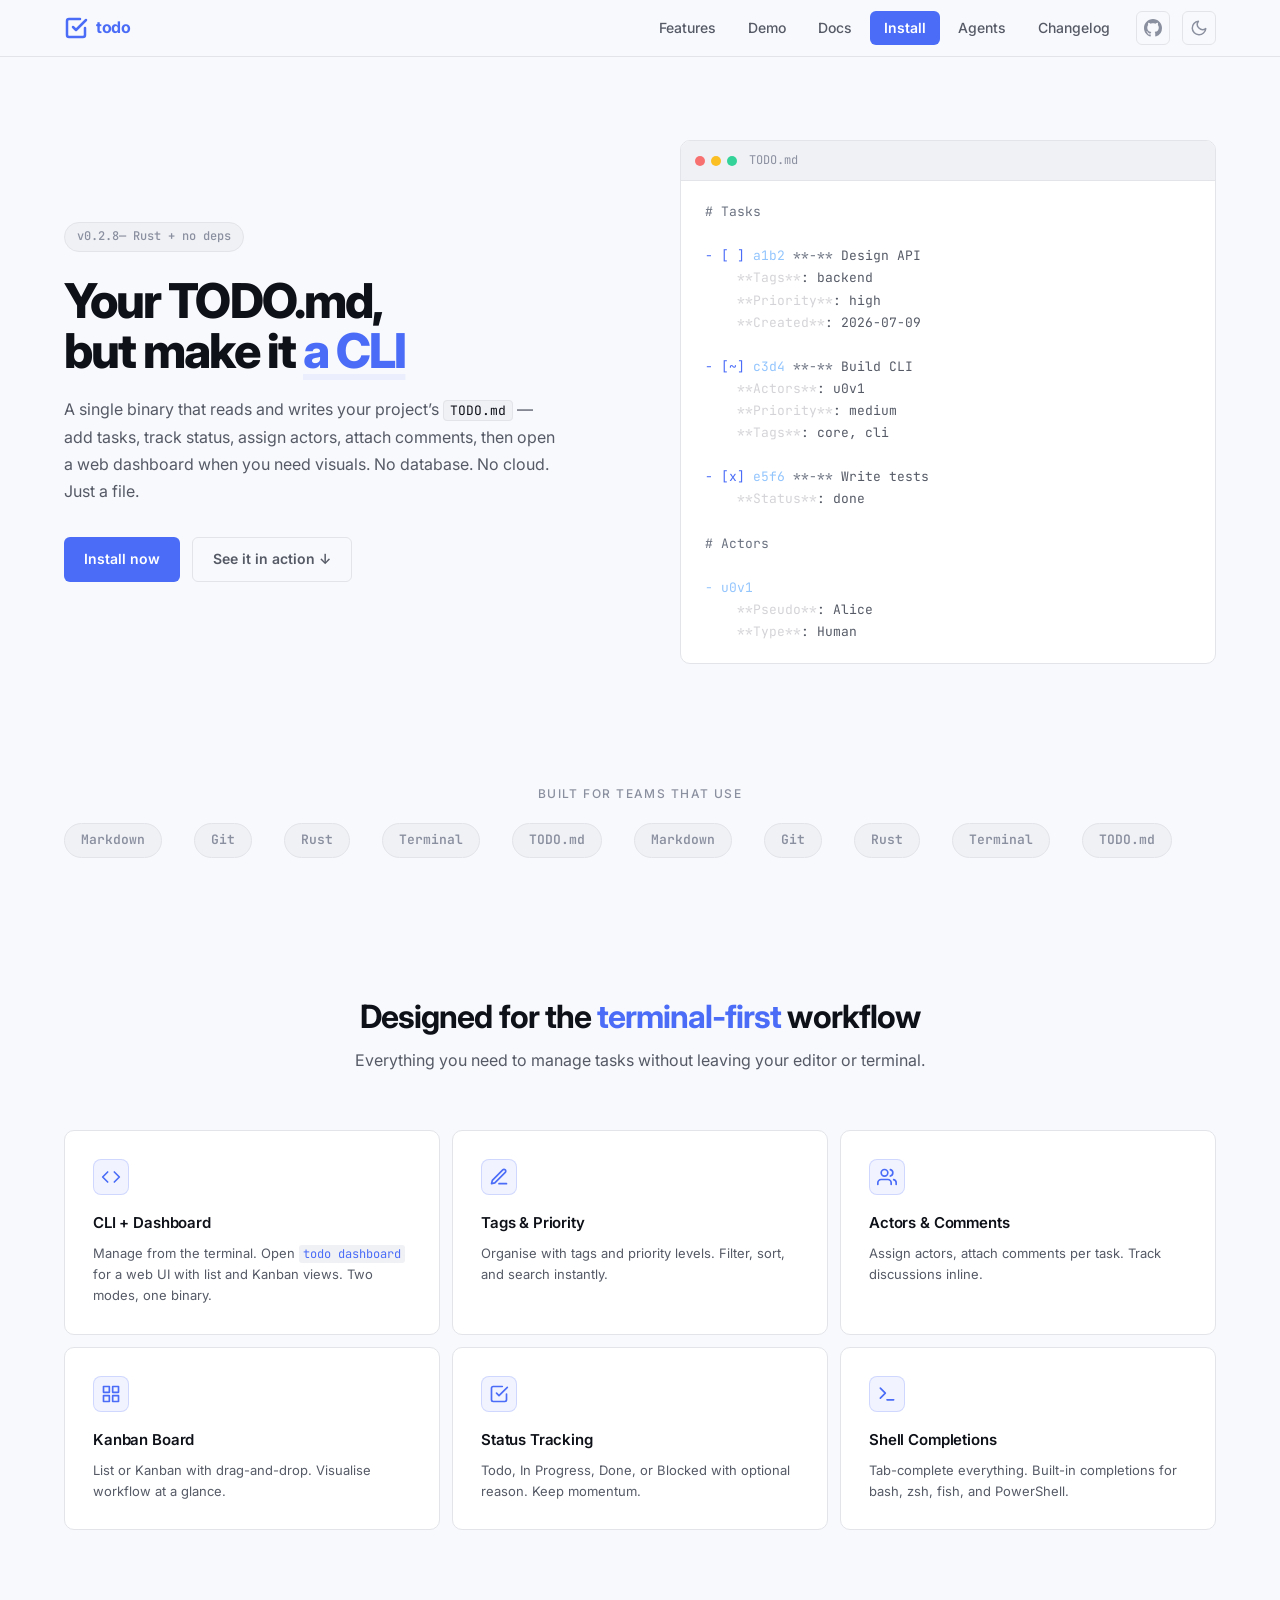
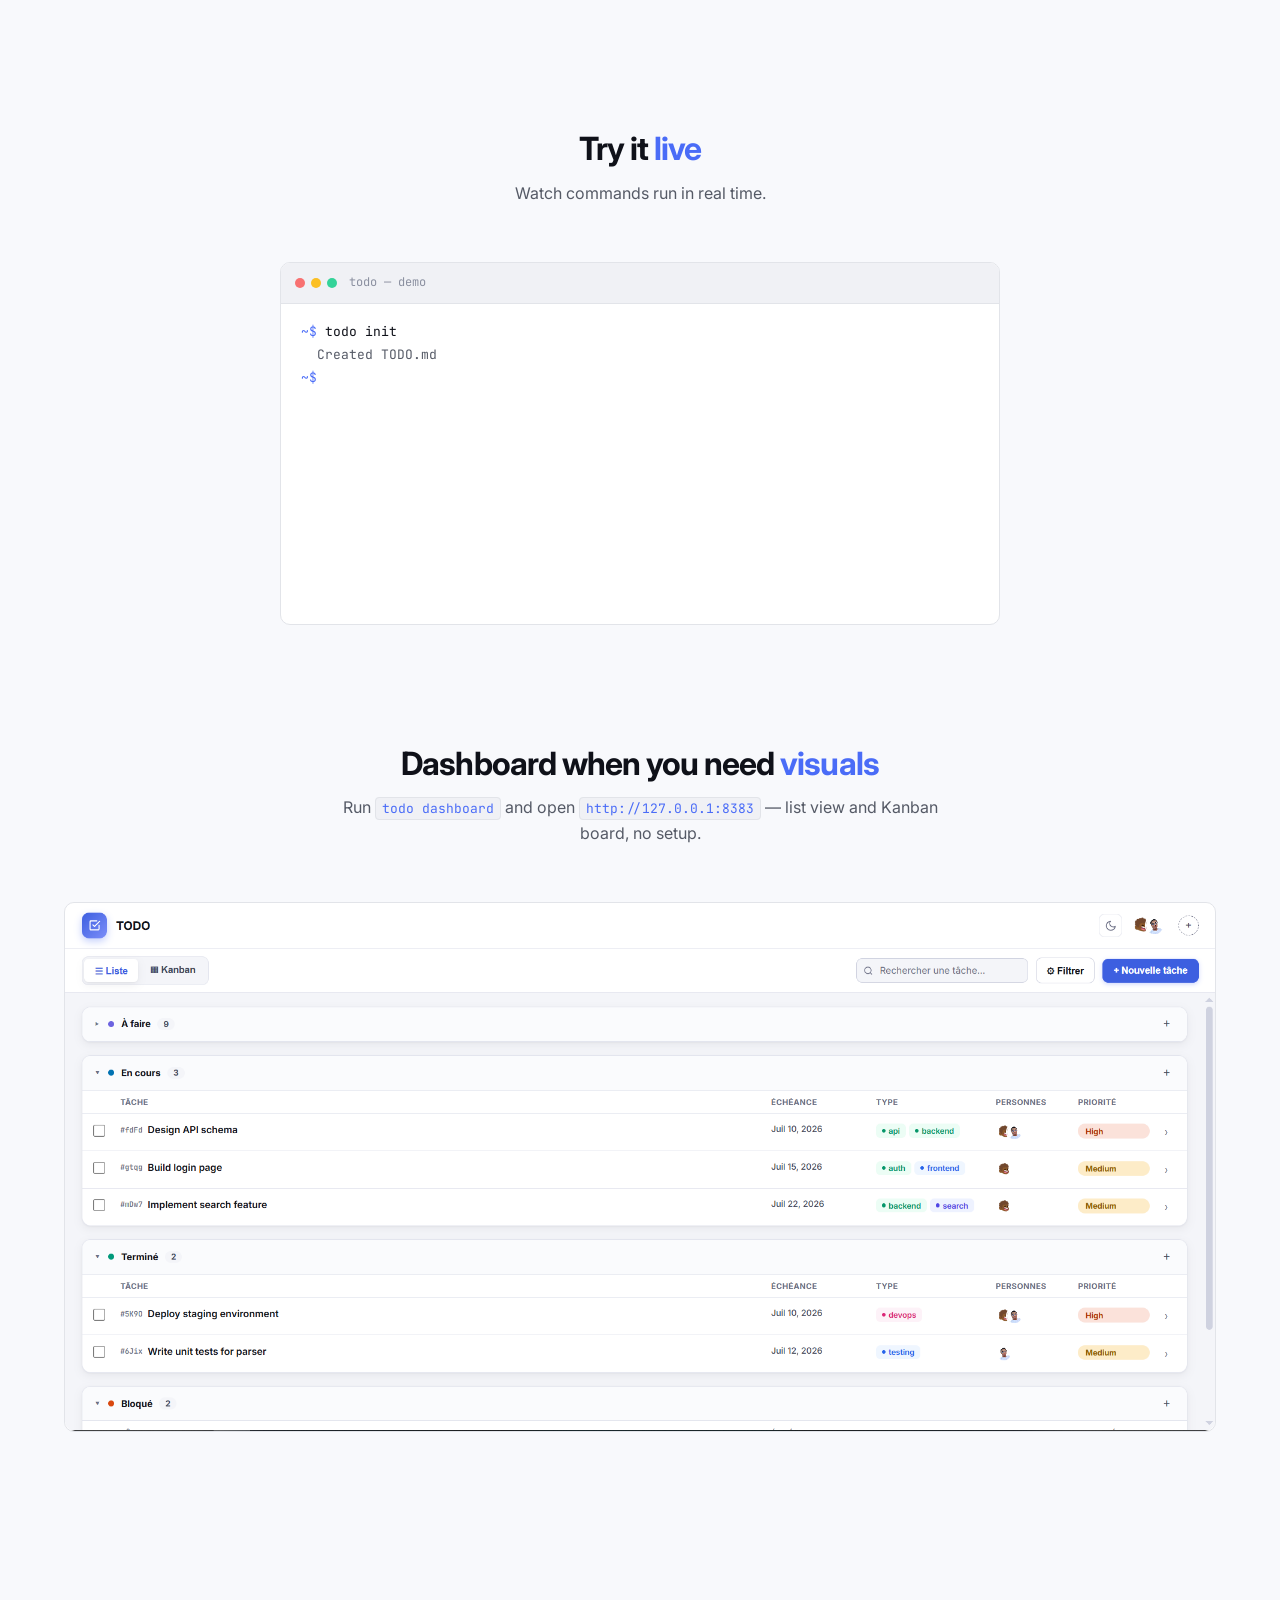
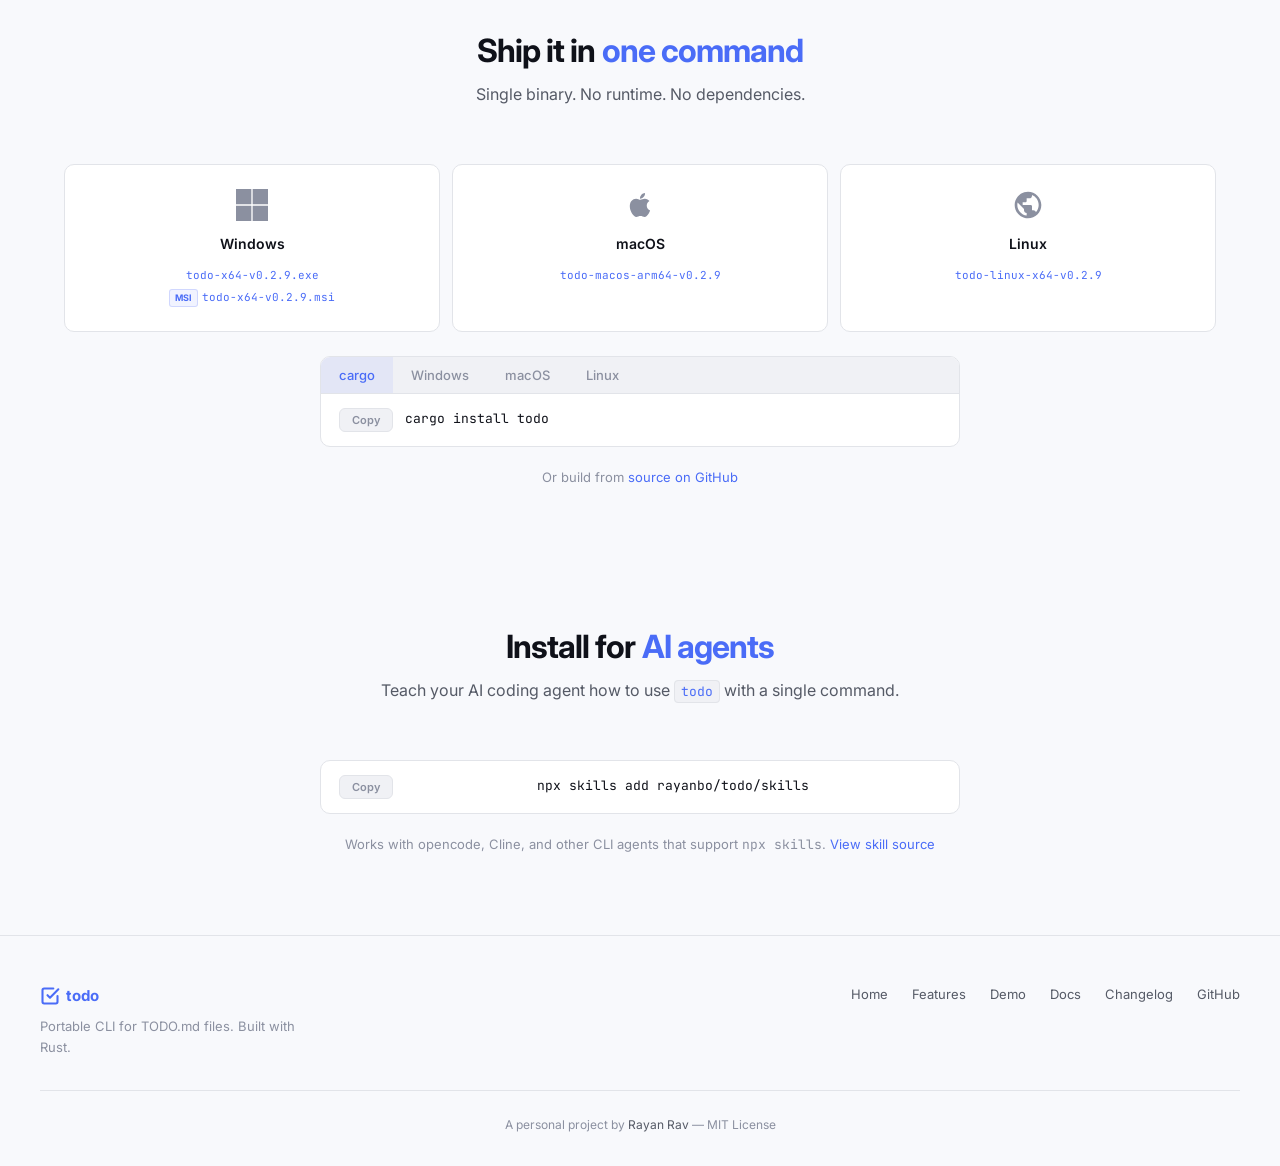
<file: docs/index.html>
<!DOCTYPE html>
<html lang="en">
<head>
  <meta charset="UTF-8">
  <meta name="viewport" content="width=device-width, initial-scale=1.0">
  <title>todo — CLI for TODO.md files</title>
  <meta name="description" content="todo is a portable CLI for managing project TODO.md files. Written in Rust — one binary, zero dependencies, no cloud.">
  <meta name="keywords" content="todo, cli, terminal, rust, task management, project management, todo list, markdown">
  <meta name="author" content="Rayan Rav">
  <meta name="robots" content="index, follow">
  <link rel="canonical" href="https://rayanbo.github.io/todo/">
  <meta property="og:type" content="website">
  <meta property="og:url" content="https://rayanbo.github.io/todo/">
  <meta property="og:title" content="todo — CLI for TODO.md files">
  <meta property="og:description" content="A portable CLI for managing TODO.md files. Written in Rust — one binary, zero dependencies.">
  <meta property="og:image" content="https://rayanbo.github.io/todo/og-image.png">
  <meta name="twitter:card" content="summary_large_image">
  <link rel="preconnect" href="https://fonts.googleapis.com">
  <link rel="preconnect" href="https://fonts.gstatic.com" crossorigin>
  <link href="https://fonts.googleapis.com/css2?family=Inter:wght@400;500;600;700;800&family=JetBrains+Mono:wght@400;500;600&display=swap" rel="stylesheet">
  <link rel="icon" href="favicon.svg">
  <link rel="stylesheet" href="style.css">
  <script>(function(){var s=localStorage.getItem("todo-theme")||(window.matchMedia("(prefers-color-scheme:dark)").matches?"dark":"light");document.documentElement.setAttribute("data-theme",s)})()</script>
  <script type="application/ld+json">
  {
    "@context": "https://schema.org",
    "@type": "SoftwareApplication",
    "name": "todo",
    "applicationCategory": "DeveloperApplication",
    "operatingSystem": ["Windows", "macOS", "Linux"],
    "description": "A portable CLI for managing TODO.md files in your projects. One binary, zero dependencies.",
    "url": "https://rayanbo.github.io/todo/",
    "author": { "@type": "Person", "name": "Rayan Rav", "url": "https://github.com/rayanbo" },
    "offers": { "@type": "Offer", "price": "0", "priceCurrency": "USD" }
  }
  </script>
</head>
<body>

<!-- TODO: Just test version scan -->
<nav>
  <div class="nav-inner">
    <a href="./" class="nav-logo">
      <svg width="24" height="24" viewBox="0 0 24 24" fill="none" stroke="currentColor" stroke-width="2.5" stroke-linecap="round" stroke-linejoin="round"><path d="M9 11l3 3L22 4"/><path d="M21 12v7a2 2 0 0 1-2 2H5a2 2 0 0 1-2-2V5a2 2 0 0 1 2-2h11"/></svg>
      todo
    </a>
    <div class="nav-links">
      <a href="#features">Features</a>
      <a href="#demo">Demo</a>
      <a href="documentation/">Docs</a>
      <a href="#install" class="nav-cta">Install</a>
      <a href="#agents" class="nav-link-muted nav-link-mobile-hide">Agents</a>
      <a href="https://github.com/RayanBO/todo/blob/main/CHANGELOG.md" class="nav-link-muted nav-link-mobile-hide">Changelog</a>
      <button class="nav-gh" onclick="window.open('https://github.com/RayanBO/todo','_blank')" aria-label="GitHub">
        <svg width="18" height="18" viewBox="0 0 24 24" fill="currentColor"><path d="M12 0C5.37 0 0 5.37 0 12c0 5.31 3.435 9.795 8.205 11.385.6.105.825-.255.825-.57 0-.285-.015-1.23-.015-2.235-3.015.555-3.795-.735-4.035-1.41-.135-.345-.72-1.41-1.23-1.695-.42-.225-1.02-.78-.015-.795.945-.015 1.62.87 1.845 1.23 1.08 1.815 2.805 1.305 3.495.99.105-.78.42-1.305.765-1.605-2.67-.3-5.46-1.335-5.46-5.925 0-1.305.465-2.385 1.23-3.225-.12-.3-.54-1.53.12-3.18 0 0 1.005-.315 3.3 1.23.96-.27 1.98-.405 3-.405s2.04.135 3 .405c2.295-1.56 3.3-1.23 3.3-1.23.66 1.65.24 2.88.12 3.18.765.84 1.23 1.905 1.23 3.225 0 4.605-2.805 5.625-5.475 5.925.435.375.81 1.095.81 2.22 0 1.605-.015 2.895-.015 3.3 0 .315.225.69.825.57A12.02 12.02 0 0 0 24 12c0-6.63-5.37-12-12-12z"/></svg>
      </button>
      <button class="theme-toggle" id="themeToggle" aria-label="Toggle theme">
        <svg class="theme-icon-sun" width="18" height="18" viewBox="0 0 24 24" fill="none" stroke="currentColor" stroke-width="2" stroke-linecap="round" stroke-linejoin="round"><circle cx="12" cy="12" r="5"/><line x1="12" y1="1" x2="12" y2="3"/><line x1="12" y1="21" x2="12" y2="23"/><line x1="4.22" y1="4.22" x2="5.64" y2="5.64"/><line x1="18.36" y1="18.36" x2="19.78" y2="19.78"/><line x1="1" y1="12" x2="3" y2="12"/><line x1="21" y1="12" x2="23" y2="12"/><line x1="4.22" y1="19.78" x2="5.64" y2="18.36"/><line x1="18.36" y1="5.64" x2="19.78" y2="4.22"/></svg>
        <svg class="theme-icon-moon" width="18" height="18" viewBox="0 0 24 24" fill="none" stroke="currentColor" stroke-width="2" stroke-linecap="round" stroke-linejoin="round"><path d="M21 12.79A9 9 0 1 1 11.21 3 7 7 0 0 0 21 12.79z"/></svg>
      </button>
    </div>
  </div>
</nav>

<main>

<section class="hero">
  <div class="hero-content">
    <div class="hero-badge"><span id="versionTag">v0.2.8</span> &mdash; Rust + no deps</div>
    <h1>Your TODO.md,<br>but make it <span class="hero-accent">a CLI</span></h1>
    <p class="hero-sub">A single binary that reads and writes your project&rsquo;s <code>TODO.md</code> &mdash; add tasks, track status, assign actors, attach comments, then open a web dashboard when you need visuals. No database. No cloud. Just a file.</p>
    <div class="hero-actions">
      <a href="#install" class="btn btn-primary">Install now</a>
      <a href="#demo" class="btn btn-ghost">See it in action &darr;</a>
    </div>
  </div>
  <div class="hero-visual">
    <div class="window">
      <div class="window-bar">
        <div class="window-dots">
          <span class="window-dot"></span>
          <span class="window-dot"></span>
          <span class="window-dot"></span>
        </div>
        <span class="window-title">TODO.md</span>
      </div>
      <div class="window-body">
        <pre><span class="hl-comment"># Tasks</span>

<span class="hl-bracket">- [ ]</span><span class="hl-id"> a1b2</span><span class="hl-dash"> **-**</span> Design API
    <span class="hl-key">**Tags**</span>: backend
    <span class="hl-key">**Priority**</span>: high
    <span class="hl-key">**Created**</span>: 2026-07-09

<span class="hl-bracket">- [~]</span><span class="hl-id"> c3d4</span><span class="hl-dash"> **-**</span> Build CLI
    <span class="hl-key">**Actors**</span>: u0v1
    <span class="hl-key">**Priority**</span>: medium
    <span class="hl-key">**Tags**</span>: core, cli

<span class="hl-bracket">- [x]</span><span class="hl-id"> e5f6</span><span class="hl-dash"> **-**</span> Write tests
    <span class="hl-key">**Status**</span>: done

<span class="hl-comment"># Actors</span>

<span class="hl-id">- u0v1</span>
    <span class="hl-key">**Pseudo**</span>: Alice
    <span class="hl-key">**Type**</span>: Human</pre>
      </div>
    </div>
  </div>
</section>

<section class="logos">
  <p class="logos-label">Built for teams that use</p>
  <div class="logos-track">
    <span class="logo-item">Markdown</span>
    <span class="logo-item">Git</span>
    <span class="logo-item">Rust</span>
    <span class="logo-item">Terminal</span>
    <span class="logo-item">TODO.md</span>
    <span class="logo-item">Markdown</span>
    <span class="logo-item">Git</span>
    <span class="logo-item">Rust</span>
    <span class="logo-item">Terminal</span>
    <span class="logo-item">TODO.md</span>
  </div>
</section>

<section class="features" id="features">
  <div class="section-header">
    <h2>Designed for the <span class="accent">terminal-first</span> workflow</h2>
    <p>Everything you need to manage tasks without leaving your editor or terminal.</p>
  </div>
  <div class="features-grid">
    <div class="feature-card feature-card-wide">
      <div class="feature-icon">
        <svg width="20" height="20" viewBox="0 0 24 24" fill="none" stroke="currentColor" stroke-width="2" stroke-linecap="round" stroke-linejoin="round"><polyline points="16 18 22 12 16 6"/><polyline points="8 6 2 12 8 18"/></svg>
      </div>
      <h3>CLI + Dashboard</h3>
      <p>Manage from the terminal. Open <code>todo dashboard</code> for a web UI with list and Kanban views. Two modes, one binary.</p>
    </div>
    <div class="feature-card">
      <div class="feature-icon">
        <svg width="20" height="20" viewBox="0 0 24 24" fill="none" stroke="currentColor" stroke-width="2" stroke-linecap="round" stroke-linejoin="round"><path d="M12 20h9"/><path d="M16.5 3.5a2.121 2.121 0 0 1 3 3L7 19l-4 1 1-4L16.5 3.5z"/></svg>
      </div>
      <h3>Tags &amp; Priority</h3>
      <p>Organise with tags and priority levels. Filter, sort, and search instantly.</p>
    </div>
    <div class="feature-card">
      <div class="feature-icon">
        <svg width="20" height="20" viewBox="0 0 24 24" fill="none" stroke="currentColor" stroke-width="2" stroke-linecap="round" stroke-linejoin="round"><path d="M17 21v-2a4 4 0 0 0-4-4H5a4 4 0 0 0-4 4v2"/><circle cx="9" cy="7" r="4"/><path d="M23 21v-2a4 4 0 0 0-3-3.87"/><path d="M16 3.13a4 4 0 0 1 0 7.75"/></svg>
      </div>
      <h3>Actors &amp; Comments</h3>
      <p>Assign actors, attach comments per task. Track discussions inline.</p>
    </div>
    <div class="feature-card">
      <div class="feature-icon">
        <svg width="20" height="20" viewBox="0 0 24 24" fill="none" stroke="currentColor" stroke-width="2" stroke-linecap="round" stroke-linejoin="round"><rect x="3" y="3" width="7" height="7"/><rect x="14" y="3" width="7" height="7"/><rect x="14" y="14" width="7" height="7"/><rect x="3" y="14" width="7" height="7"/></svg>
      </div>
      <h3>Kanban Board</h3>
      <p>List or Kanban with drag-and-drop. Visualise workflow at a glance.</p>
    </div>
    <div class="feature-card">
      <div class="feature-icon">
        <svg width="20" height="20" viewBox="0 0 24 24" fill="none" stroke="currentColor" stroke-width="2" stroke-linecap="round" stroke-linejoin="round"><polyline points="9 11 12 14 22 4"/><path d="M21 12v7a2 2 0 0 1-2 2H5a2 2 0 0 1-2-2V5a2 2 0 0 1 2-2h11"/></svg>
      </div>
      <h3>Status Tracking</h3>
      <p>Todo, In Progress, Done, or Blocked with optional reason. Keep momentum.</p>
    </div>
    <div class="feature-card feature-card-wide">
      <div class="feature-icon">
        <svg width="20" height="20" viewBox="0 0 24 24" fill="none" stroke="currentColor" stroke-width="2" stroke-linecap="round" stroke-linejoin="round"><polyline points="4 17 10 11 4 5"/><line x1="12" y1="19" x2="20" y2="19"/></svg>
      </div>
      <h3>Shell Completions</h3>
      <p>Tab-complete everything. Built-in completions for bash, zsh, fish, and PowerShell.</p>
    </div>
  </div>
</section>

<section class="demo" id="demo">
  <div class="section-header">
    <h2>Try it <span class="accent">live</span></h2>
    <p>Watch commands run in real time.</p>
  </div>
  <div class="window window-demo">
    <div class="window-bar">
      <div class="window-dots">
        <span class="window-dot"></span>
        <span class="window-dot"></span>
        <span class="window-dot"></span>
      </div>
      <span class="window-title">todo — demo</span>
    </div>
    <div class="window-body window-demo-body" id="demoBody">
      <span class="demo-line"><span class="prompt">~$</span> <span class="typed-cmd"></span></span>
    </div>
  </div>
</section>

<section class="dashboard-preview">
  <div class="section-header">
    <h2>Dashboard when you need <span class="accent">visuals</span></h2>
    <p>Run <code>todo dashboard</code> and open <code>http://127.0.0.1:8383</code> &mdash; list view and Kanban board, no setup.</p>
  </div>
  <div class="dashboard-frame">
    <img src="dashboard-screenshot.png" alt="todo dashboard screenshot" class="dashboard-img">
  </div>
</section>

<section class="install" id="install">
  <div class="section-header">
    <h2>Ship it in <span class="accent">one command</span></h2>
    <p>Single binary. No runtime. No dependencies.</p>
  </div>
  <div class="install-platforms" id="platformGrid">
    <div class="platform-card" data-platform="windows">
      <div class="platform-icon">
        <svg width="32" height="32" viewBox="0 0 24 24" fill="currentColor"><path d="M0 0h11.5v11.5H0V0zm12.5 0H24v11.5H12.5V0zM0 12.5h11.5V24H0V12.5zm12.5 0H24V24H12.5V12.5z"/></svg>
      </div>
      <span class="platform-name">Windows</span>
      <span class="platform-dl" data-file="windows"><a href="https://github.com/RayanBO/todo/releases/download/v0.2.9/todo-x64-v0.2.9.exe">todo-x64-v0.2.9.exe</a></span>
      <span class="platform-dl msi" data-file="msi"><a href="https://github.com/RayanBO/todo/releases/download/v0.2.9/todo-x64-v0.2.9.msi">todo-x64-v0.2.9.msi</a></span>
    </div>
    <div class="platform-card" data-platform="macos">
      <div class="platform-icon">
        <svg width="32" height="32" viewBox="0 0 24 24" fill="currentColor"><path d="M17.05 20.28c-.98.95-2.05.8-3.08.35-1.09-.46-2.09-.48-3.24 0-1.44.62-2.2.44-3.06-.35C2.79 15.25 3.51 7.59 9.05 7.31c1.35.07 2.29.74 3.08.8 1.18-.24 2.31-.93 3.57-.84 1.51.12 2.65.72 3.4 1.8-3.12 1.87-2.38 5.98.48 7.13-.57 1.5-1.31 2.99-2.54 4.09zM12.03 7.25c-.15-2.23 1.66-4.07 3.74-4.25.29 2.58-2.34 4.5-3.74 4.25z"/></svg>
      </div>
      <span class="platform-name">macOS</span>
      <span class="platform-dl" data-file="macos-arm64"><a href="https://github.com/RayanBO/todo/releases/download/v0.2.9/todo-macos-arm64-v0.2.9">todo-macos-arm64-v0.2.9</a></span>
    </div>
    <div class="platform-card" data-platform="linux">
      <div class="platform-icon">
        <svg width="32" height="32" viewBox="0 0 24 24" fill="currentColor"><path d="M12 2C6.48 2 2 6.48 2 12s4.48 10 10 10 10-4.48 10-10S17.52 2 12 2zm-1 17.93c-3.95-.49-7-3.85-7-7.93 0-.62.08-1.21.21-1.79L9 15v1c0 1.1.9 2 2 2v1.93zm6.9-2.54c-.26-.81-1-1.39-1.9-1.39h-1v-3c0-.55-.45-1-1-1H8v-2h2c.55 0 1-.45 1-1V7h2c1.1 0 2-.9 2-2v-.41c2.93 1.19 5 4.06 5 7.41 0 2.08-.8 3.97-2.1 5.39z"/></svg>
      </div>
      <span class="platform-name">Linux</span>
      <span class="platform-dl" data-file="linux-x64"><a href="https://github.com/RayanBO/todo/releases/download/v0.2.9/todo-linux-x64-v0.2.9">todo-linux-x64-v0.2.9</a></span>
    </div>
  </div>
  <div class="install-box">
    <div class="install-tabs">
      <button class="install-tab active" data-tab="cargo">cargo</button>
      <button class="install-tab" data-tab="windows">Windows</button>
      <button class="install-tab" data-tab="macos">macOS</button>
      <button class="install-tab" data-tab="linux">Linux</button>
    </div>
    <div class="install-code">
      <button class="copy-btn" id="copyBtn">Copy</button>
      <code id="installCmd">cargo install todo</code>
    </div>
    <div class="install-msi-note" id="msiNote">
      Or download the <a href="https://github.com/RayanBO/todo/releases/latest/download/todo-x64.msi">MSI installer</a> for a system-wide install
    </div>
  </div>
  <p class="install-source">Or build from <a href="https://github.com/RayanBO/todo" target="_blank" rel="noopener">source on GitHub</a></p>
</section>

<section class="agent-install" id="agents">
  <div class="section-header">
    <h2>Install for <span class="accent">AI agents</span></h2>
    <p>Teach your AI coding agent how to use <code>todo</code> with a single command.</p>
  </div>
  <div class="install-box">
    <div class="install-code">
      <button class="copy-btn agent-copy" id="agentCopyBtn">Copy</button>
      <code id="agentInstallCmd">npx skills add rayanbo/todo/skills</code>
    </div>
  </div>
  <p class="install-source">Works with opencode, Cline, and other CLI agents that support <code>npx skills</code>. <a href="https://github.com/RayanBO/todo/tree/main/skills" target="_blank" rel="noopener">View skill source</a></p>
</section>

</main>

<footer>
  <div class="footer-inner">
    <div class="footer-left">
      <a href="./" class="footer-logo">
        <svg width="20" height="20" viewBox="0 0 24 24" fill="none" stroke="currentColor" stroke-width="2.5" stroke-linecap="round" stroke-linejoin="round"><path d="M9 11l3 3L22 4"/><path d="M21 12v7a2 2 0 0 1-2 2H5a2 2 0 0 1-2-2V5a2 2 0 0 1 2-2h11"/></svg>
        todo
      </a>
      <p class="footer-desc">Portable CLI for TODO.md files. Built with Rust.</p>
    </div>
    <div class="footer-links">
      <a href="./">Home</a>
      <a href="#features">Features</a>
      <a href="#demo">Demo</a>
      <a href="documentation/">Docs</a>
      <a href="https://github.com/RayanBO/todo/blob/main/CHANGELOG.md" target="_blank" rel="noopener">Changelog</a>
      <a href="https://github.com/RayanBO/todo" target="_blank" rel="noopener">GitHub</a>
    </div>
  </div>
  <div class="footer-bottom">
    <p>A personal project by <a href="https://github.com/rayanbo" target="_blank" rel="noopener">Rayan Rav</a> &mdash; MIT License</p>
  </div>
</footer>

<script>
(function() {
  const stored = localStorage.getItem("todo-theme");
  const prefersDark = window.matchMedia("(prefers-color-scheme: dark)").matches;
  const theme = stored || (prefersDark ? "dark" : "light");
  document.documentElement.setAttribute("data-theme", theme);
})();

document.getElementById("themeToggle").addEventListener("click", function() {
  const current = document.documentElement.getAttribute("data-theme");
  const next = current === "dark" ? "light" : "dark";
  document.documentElement.setAttribute("data-theme", next);
  localStorage.setItem("todo-theme", next);
});

const demoSnippets = [
  { cmd: "todo init", out: "  Created TODO.md" },
  { cmd: "todo add \"Design API\" --tags backend --priority high", out: "  Added task a1b2" },
  { cmd: "todo add \"Build CLI\" --actors alice --priority medium", out: "  Added task c3d4" },
  { cmd: "todo status c3d4 --set en-cours", out: "  Task c3d4 set to en-cours" },
  { cmd: "todo add \"Write tests\" --tags testing", out: "  Added task e5f6" },
  { cmd: "todo status e5f6 --set done", out: "  Task e5f6 set to done" },
  { cmd: "todo list", out: "  [ ] a1b2 Design API  #backend  [high]\n  [~] c3d4 Build CLI  @alice  [medium]\n  [x] e5f6 Write tests  #testing" },
  { cmd: "todo dashboard", out: "  Dashboard: http://127.0.0.1:8383" }
];

const demoBody = document.getElementById("demoBody");
let demoIdx = 0;
let typing = false;
let typeTimer = null;

let demoRestartTimer = null;

function resetDemo() {
  demoIdx = 0;
  demoBody.innerHTML = `<span class="demo-line"><span class="prompt">~$</span> <span class="typed-cmd"></span></span>`;
  if (demoRestartTimer) clearTimeout(demoRestartTimer);
  demoRestartTimer = setTimeout(typeDemo, 600);
}

function typeDemo() {
  if (!demoBody) return;
  if (demoIdx >= demoSnippets.length) {
    demoRestartTimer = setTimeout(resetDemo, 5000);
    return;
  }
  const snippet = demoSnippets[demoIdx];
  let typed = "";

  const allLines = demoBody.querySelectorAll(".demo-line");
  const lastLine = allLines[allLines.length - 1];
  const cmdSpan = lastLine ? lastLine.querySelector(".typed-cmd") : null;
  if (cmdSpan) cmdSpan.textContent = "";

  let pos = 0;

  function typeChar() {
    if (pos < snippet.cmd.length) {
      typed += snippet.cmd[pos];
      if (cmdSpan) cmdSpan.textContent = typed;
      pos++;
      const delay = snippet.cmd[pos - 1] === " " ? 30 : 35 + Math.random() * 30;
      typeTimer = setTimeout(typeChar, delay);
    } else {
      setTimeout(() => {
        const outDiv = document.createElement("div");
        outDiv.className = "demo-line demo-output";
        outDiv.textContent = snippet.out;
        demoBody.appendChild(outDiv);
        demoIdx++;
        const promptDiv = document.createElement("div");
        promptDiv.className = "demo-line";
        promptDiv.innerHTML = `<span class="prompt">~$</span> <span class="typed-cmd"></span>`;
        demoBody.appendChild(promptDiv);
        demoBody.scrollTop = demoBody.scrollHeight;
        setTimeout(typeDemo, 1200);
      }, 500);
    }
  }
  typeChar();
}

setTimeout(typeDemo, 800);

document.querySelectorAll(".install-tab").forEach((btn) => {
  btn.addEventListener("click", () => {
    document.querySelectorAll(".install-tab").forEach((b) => b.classList.remove("active"));
    btn.classList.add("active");
    const tab = btn.dataset.tab;
    const cmd = commands[tab] || commands.cargo;
    document.getElementById("installCmd").textContent = cmd;
    document.getElementById("msiNote").classList.toggle("visible", tab === "windows");
  });
});

const commands = {
  cargo: "cargo install todo",
  windows: `curl -LO https://github.com/RayanBO/todo/releases/latest/download/todo-x64.exe`,

  msi: `https://github.com/RayanBO/todo/releases/latest/download/todo-x64.msi`,
  macos: `curl -LO https://github.com/RayanBO/todo/releases/latest/download/todo-macos-arm64`,
  linux: `curl -LO https://github.com/RayanBO/todo/releases/latest/download/todo-linux-x64`
};

document.getElementById("copyBtn").addEventListener("click", function () {
  const text = document.getElementById("installCmd").textContent;
  navigator.clipboard.writeText(text).then(() => {
    this.textContent = "Copied!";
    this.classList.add("copied");
    setTimeout(() => {
      this.textContent = "Copy";
      this.classList.remove("copied");
    }, 2000);
  });
});

fetch("https://api.github.com/repos/RayanBO/todo/releases/latest")
  .then((r) => r.json())
  .then((data) => {
    if (!data || !data.assets) return;
    const tag = document.getElementById("versionTag");
    if (tag && data.tag_name) tag.textContent = data.tag_name;
    document.querySelectorAll(".platform-dl[data-file]").forEach((span) => {
      const key = span.dataset.file;
      const tagVer = data.tag_name.replace(/^v/, "");
      const vnames = {
        windows: `todo-x64-v${tagVer}.exe`,
        msi: `todo-x64-v${tagVer}.msi`,
        "macos-arm64": `todo-macos-arm64-v${tagVer}`,
        "linux-x64": `todo-linux-x64-v${tagVer}`,
      };
      const unames = {
        windows: "todo-x64.exe",
        msi: "todo-x64.msi",
        "macos-arm64": "todo-macos-arm64",
        "linux-x64": "todo-linux-x64",
      };
      const link = span.querySelector("a");
      if (!link) return;
      const versioned = data.assets.find((a) => a.name === vnames[key]);
      if (versioned) {
        link.href = versioned.browser_download_url;
        link.textContent = versioned.name;
      } else {
        const unversioned = data.assets.find((a) => a.name === unames[key]);
        if (unversioned) {
          link.href = unversioned.browser_download_url;
          link.textContent = unversioned.name;
        }
      }
    });
  })
  .catch(() => {});

document.getElementById("agentCopyBtn").addEventListener("click", function () {
  const text = document.getElementById("agentInstallCmd").textContent;
  navigator.clipboard.writeText(text).then(() => {
    this.textContent = "Copied!";
    this.classList.add("copied");
    setTimeout(() => {
      this.textContent = "Copy";
      this.classList.remove("copied");
    }, 2000);
  });
});
</script>

</body>
</html>
</file>
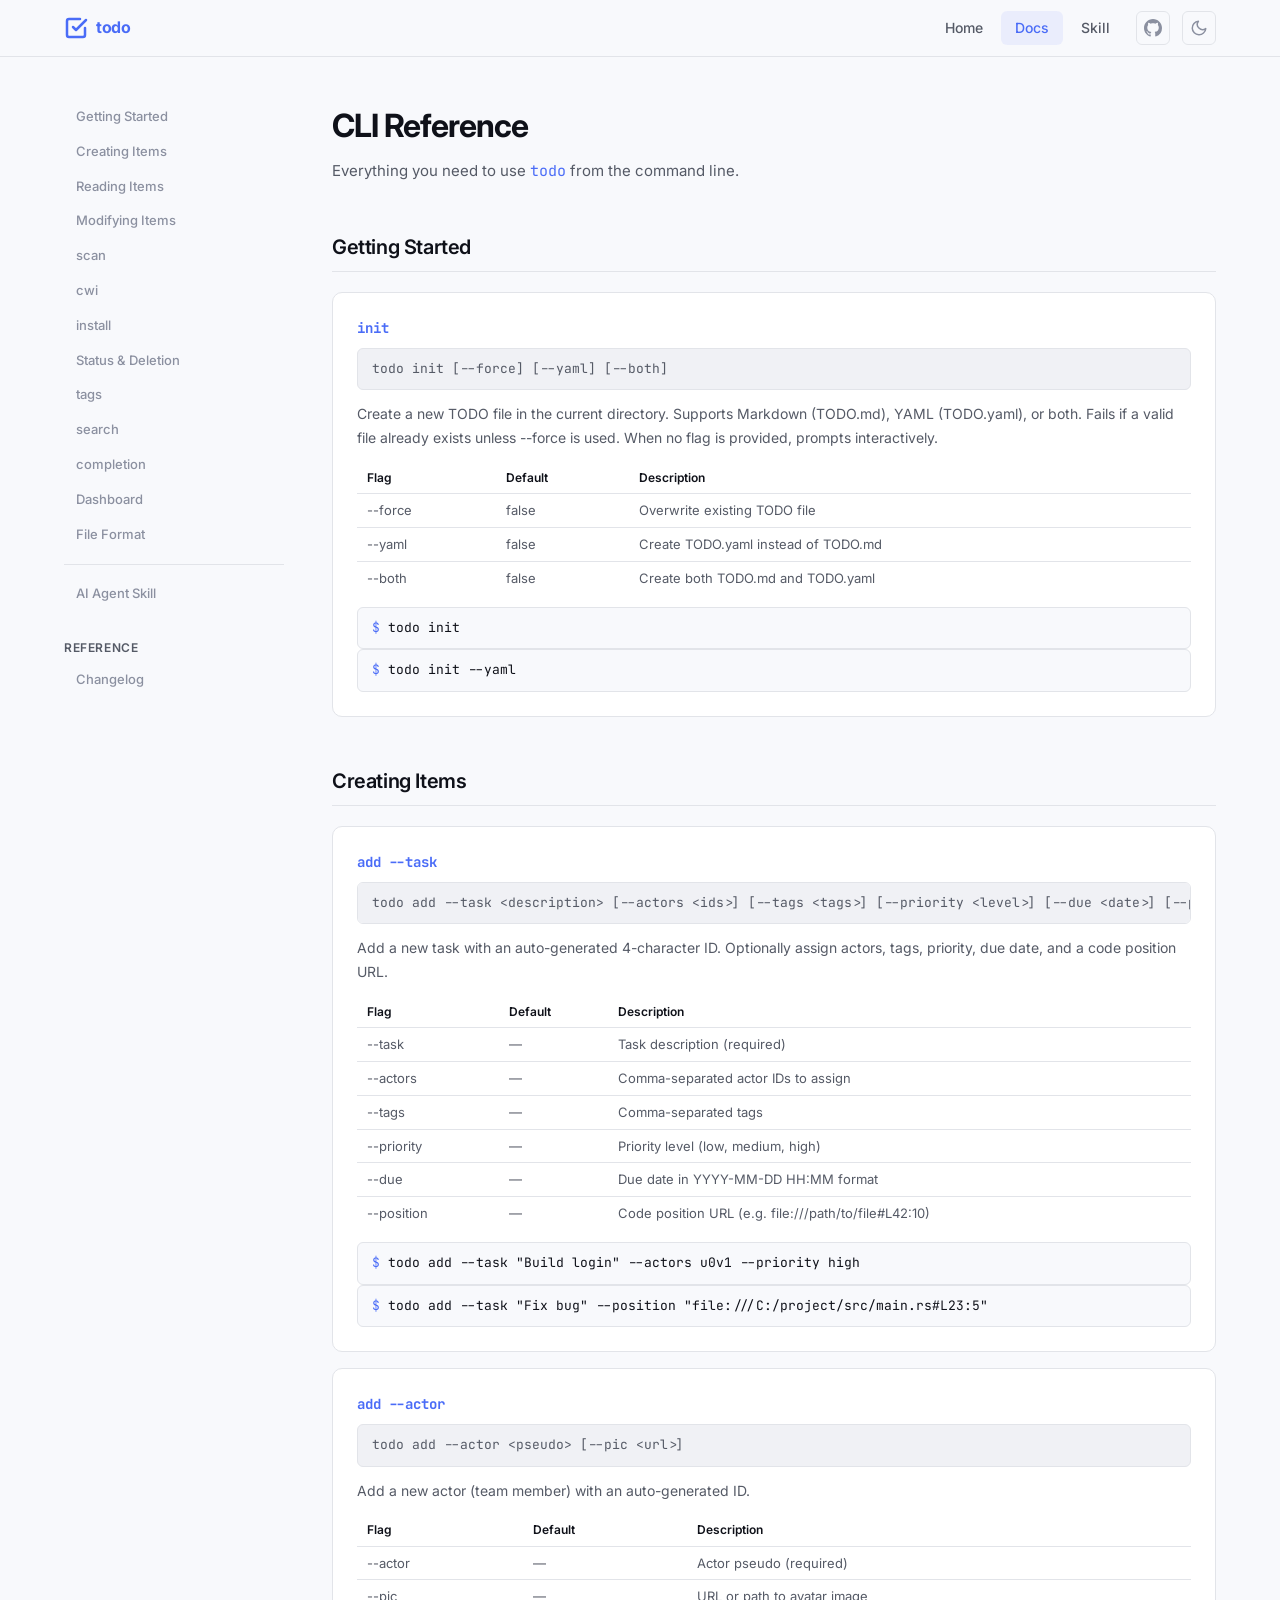
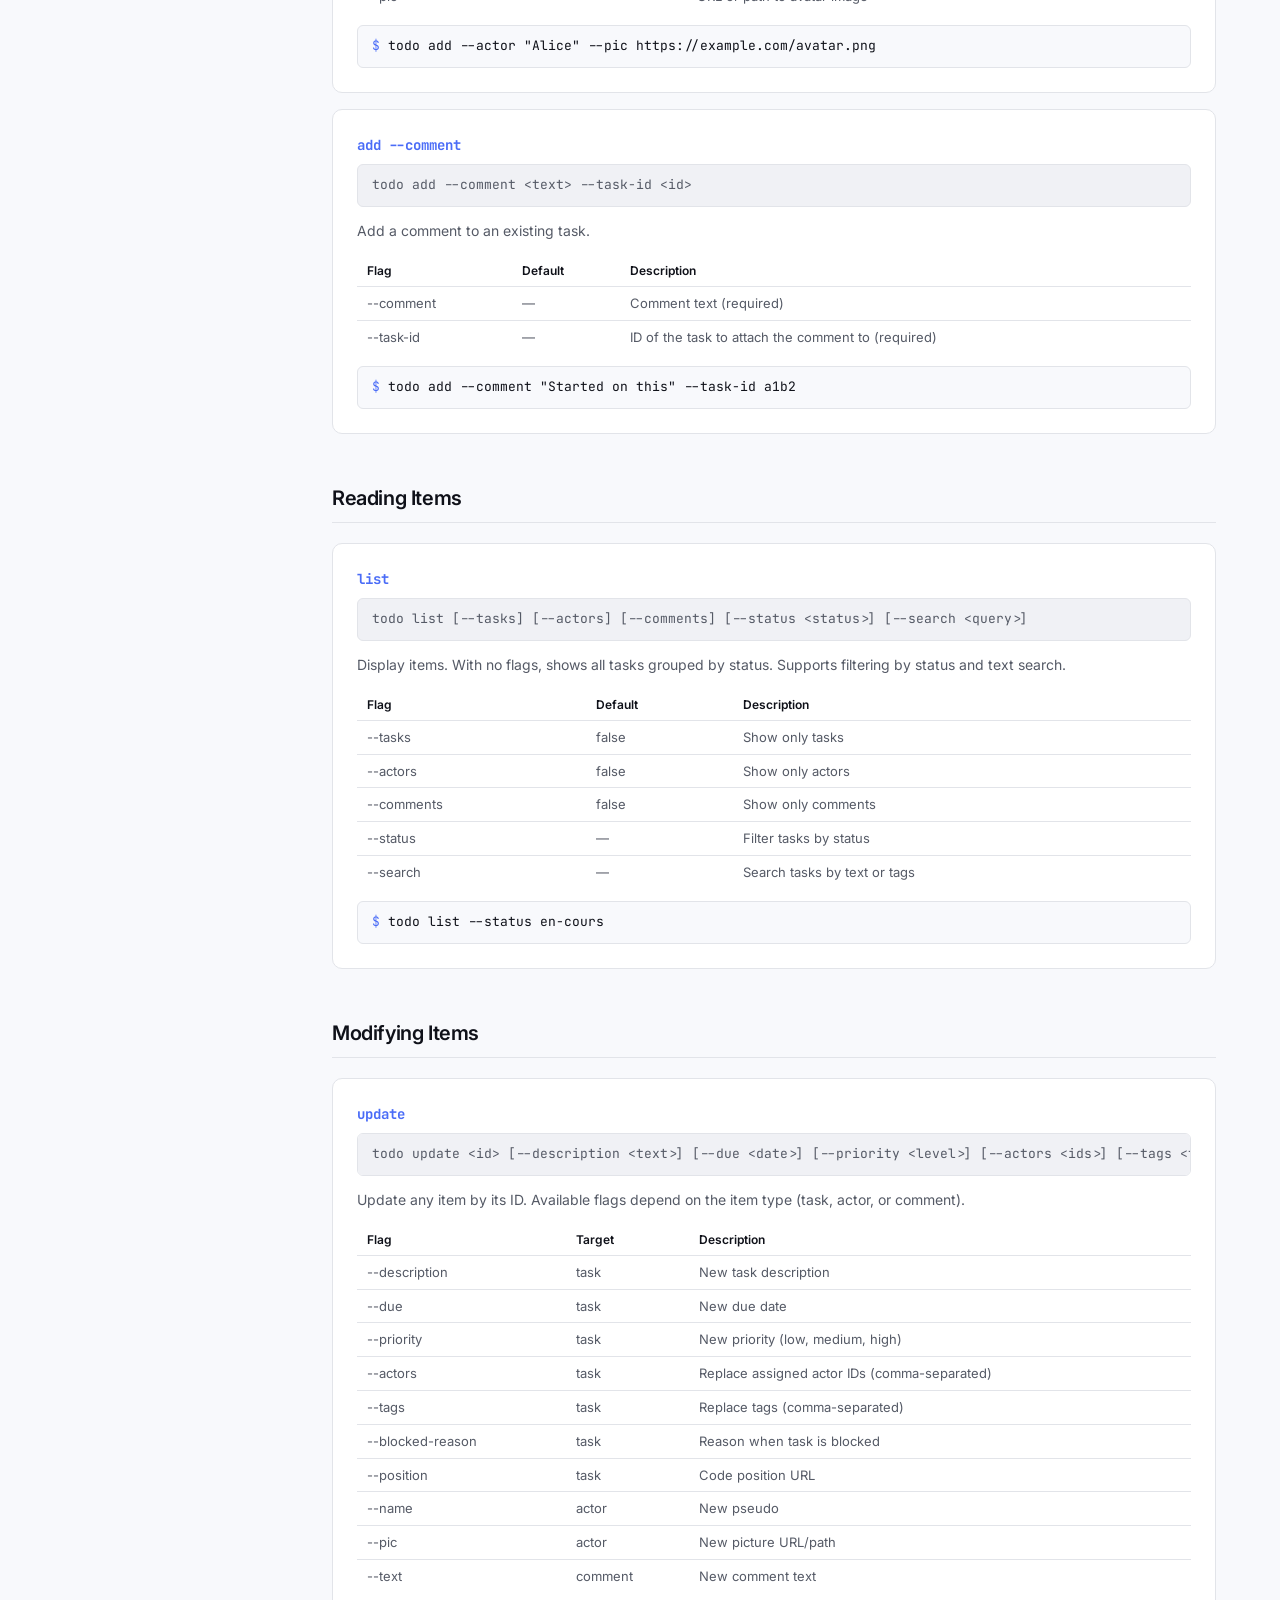
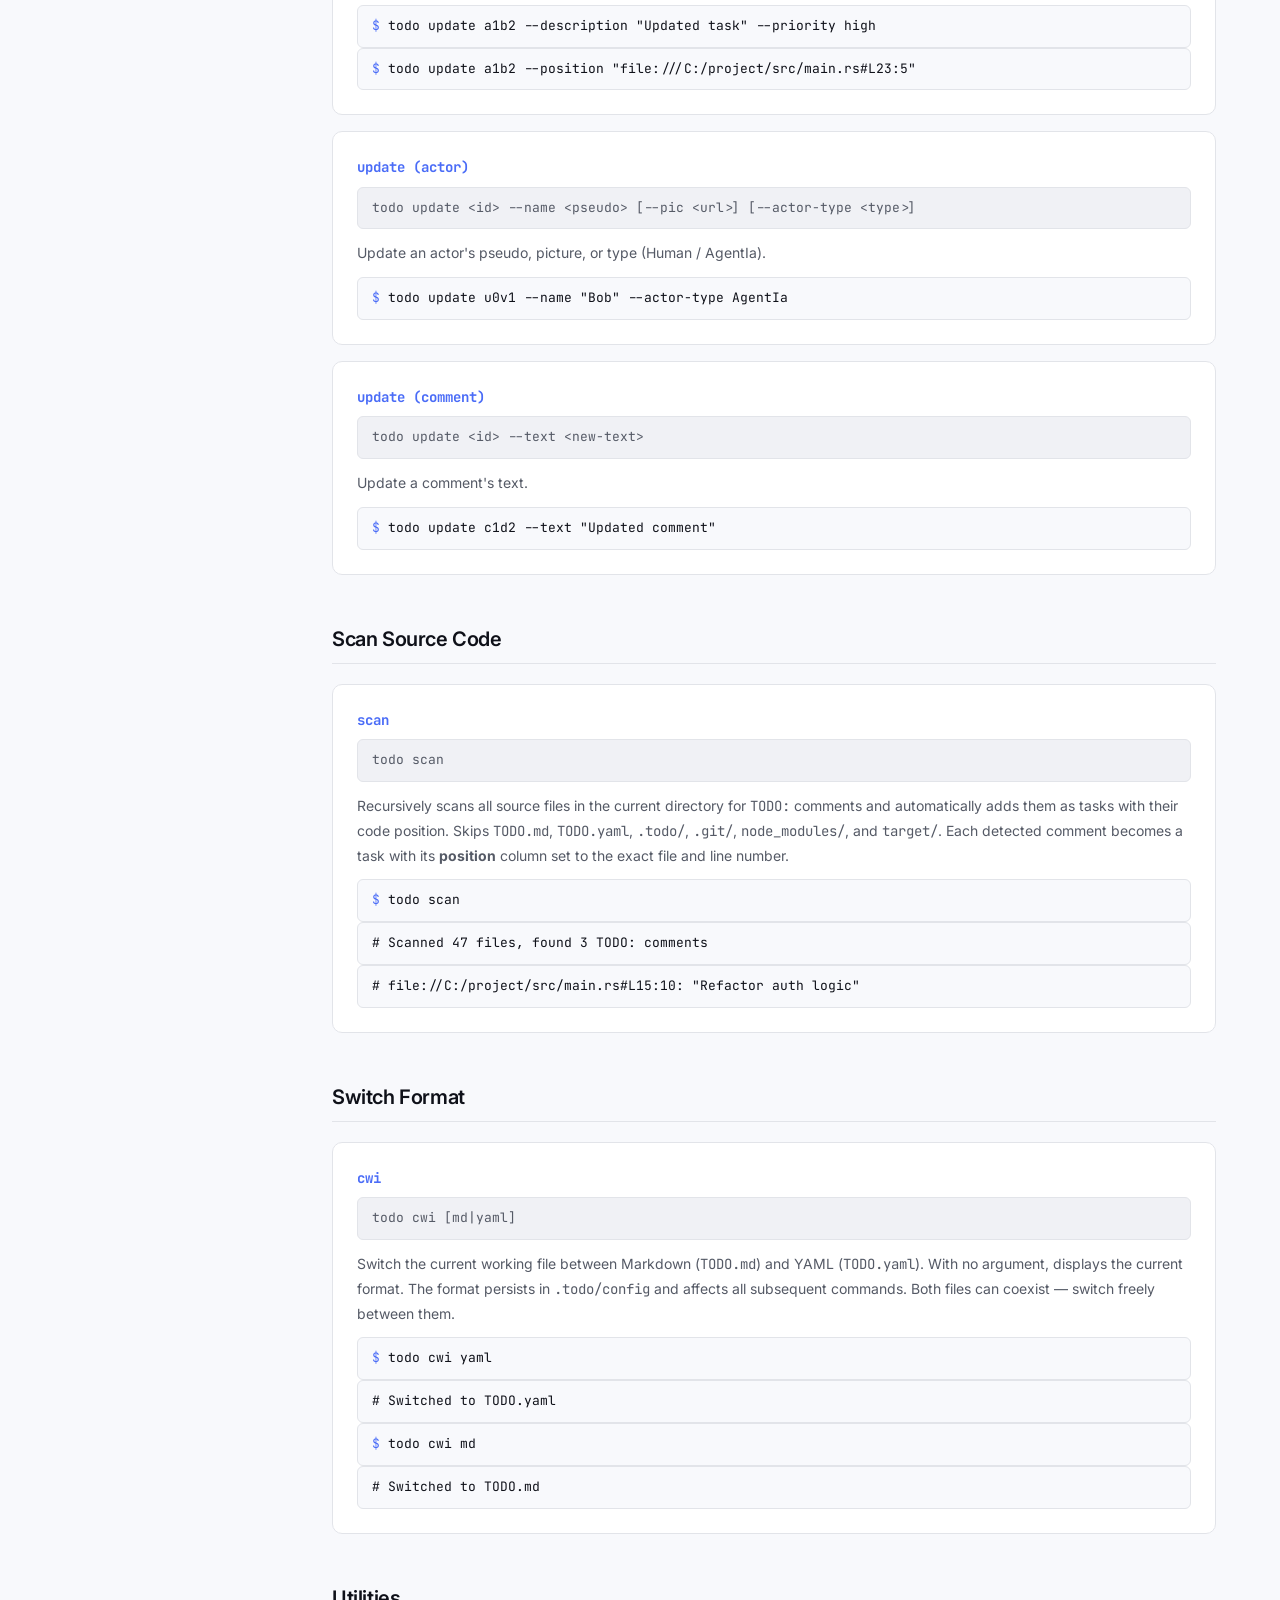
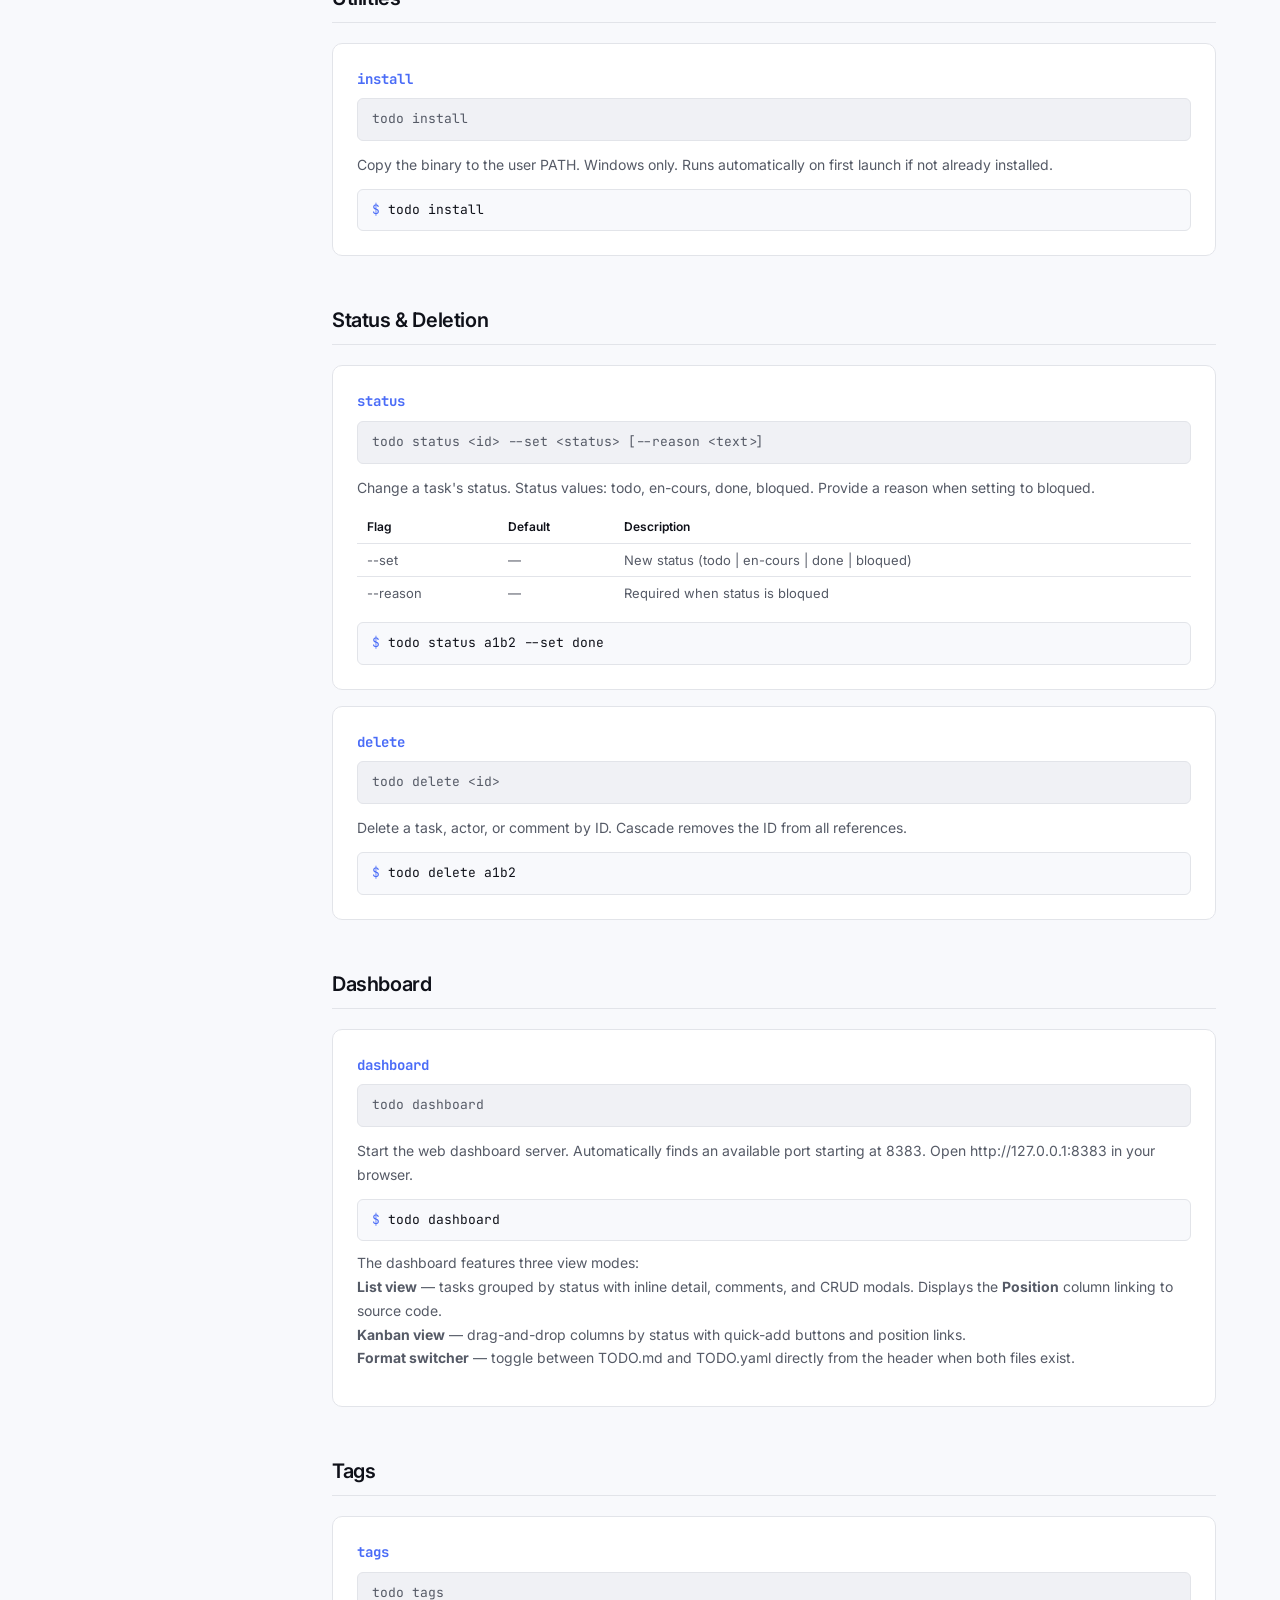
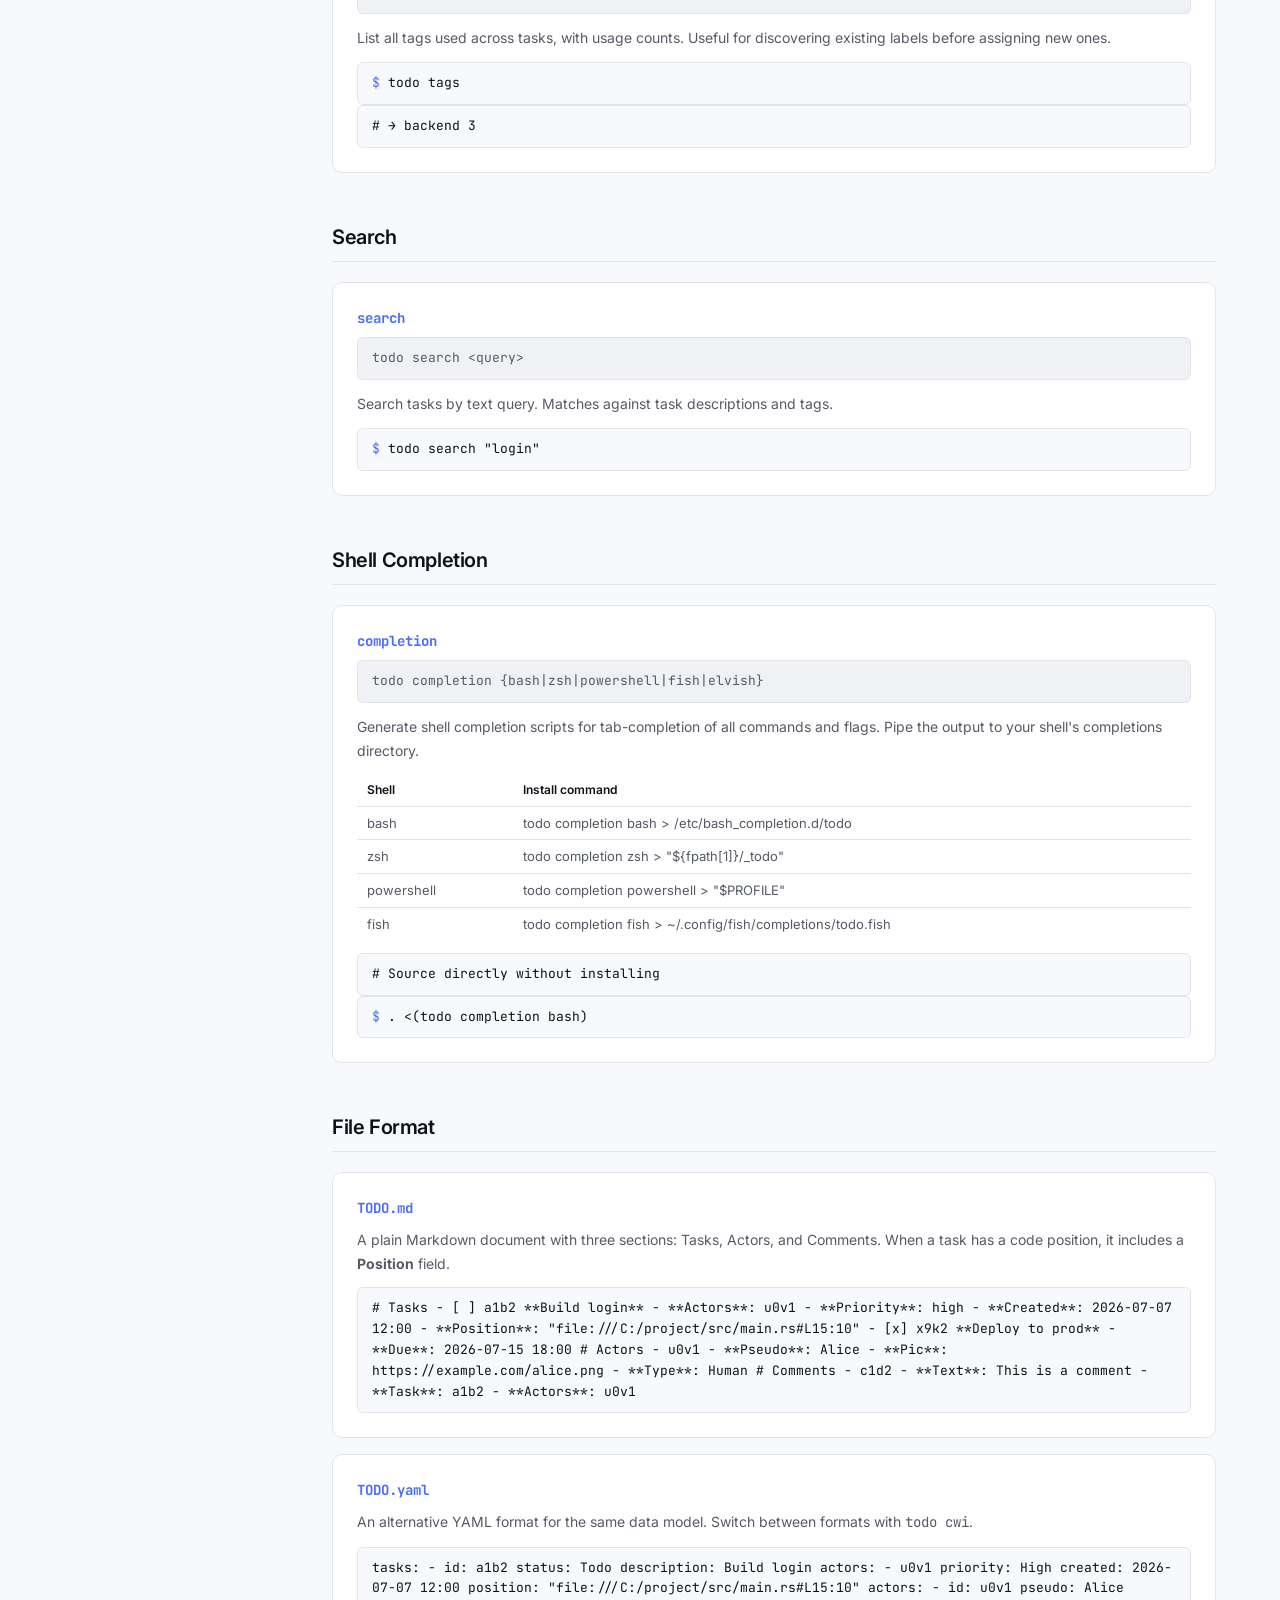
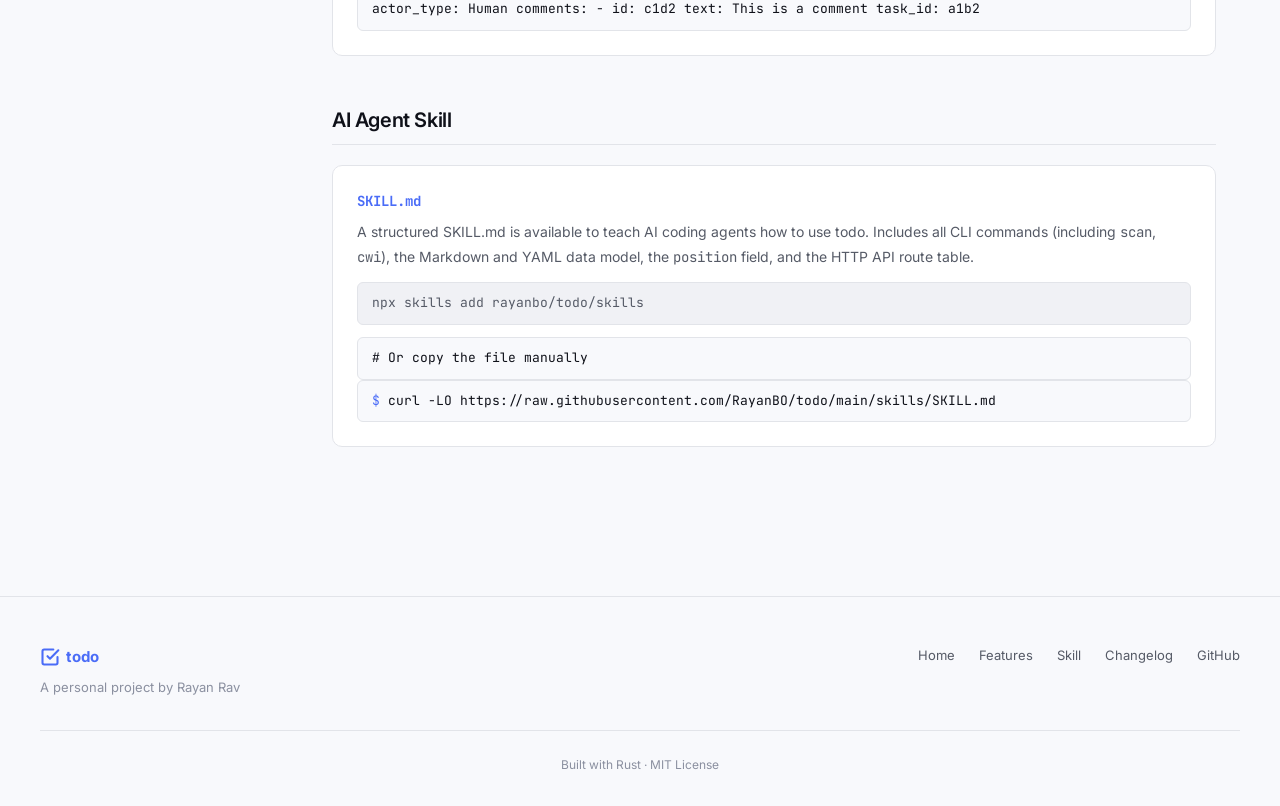
<file: docs/documentation/index.html>
<!DOCTYPE html>
<html lang="en">
<head>
  <meta charset="UTF-8">
  <meta name="viewport" content="width=device-width, initial-scale=1.0">
  <title>todo — CLI Reference</title>
  <meta name="description" content="Complete reference for the todo CLI — all commands, flags, arguments, and examples.">
  <meta name="robots" content="index, follow">
  <link rel="canonical" href="https://rayanbo.github.io/todo/documentation/">
  <meta property="og:type" content="website">
  <meta property="og:url" content="https://rayanbo.github.io/todo/documentation/">
  <meta property="og:title" content="todo — CLI Reference">
  <meta property="og:description" content="Complete reference for the todo CLI — all commands, flags, arguments, and examples.">
  <meta property="og:image" content="https://rayanbo.github.io/todo/og-image.png">
  <link rel="preconnect" href="https://fonts.googleapis.com">
  <link rel="preconnect" href="https://fonts.gstatic.com" crossorigin>
  <link href="https://fonts.googleapis.com/css2?family=Inter:wght@400;500;600;700;800&family=JetBrains+Mono:wght@400;500;600&display=swap" rel="stylesheet">
  <link rel="icon" href="../favicon.svg">
  <link rel="stylesheet" href="../style.css">
  <script>(function(){var s=localStorage.getItem("todo-theme")||(window.matchMedia("(prefers-color-scheme:dark)").matches?"dark":"light");document.documentElement.setAttribute("data-theme",s)})()</script>
</head>
<body>

<nav>
  <div class="nav-inner">
    <a href="../" class="nav-logo">
      <svg width="24" height="24" viewBox="0 0 24 24" fill="none" stroke="currentColor" stroke-width="2.5" stroke-linecap="round" stroke-linejoin="round"><path d="M9 11l3 3L22 4"/><path d="M21 12v7a2 2 0 0 1-2 2H5a2 2 0 0 1-2-2V5a2 2 0 0 1 2-2h11"/></svg>
      todo
    </a>
    <div class="nav-links">
      <a href="../">Home</a>
      <a href="./" class="nav-active">Docs</a>
      <a href="https://github.com/RayanBO/todo/blob/main/skills/SKILL.md" target="_blank" rel="noopener">Skill</a>
      <button class="nav-gh" onclick="window.open('https://github.com/RayanBO/todo','_blank')" aria-label="GitHub">
        <svg width="18" height="18" viewBox="0 0 24 24" fill="currentColor"><path d="M12 0C5.37 0 0 5.37 0 12c0 5.31 3.435 9.795 8.205 11.385.6.105.825-.255.825-.57 0-.285-.015-1.23-.015-2.235-3.015.555-3.795-.735-4.035-1.41-.135-.345-.72-1.41-1.23-1.695-.42-.225-1.02-.78-.015-.795.945-.015 1.62.87 1.845 1.23 1.08 1.815 2.805 1.305 3.495.99.105-.78.42-1.305.765-1.605-2.67-.3-5.46-1.335-5.46-5.925 0-1.305.465-2.385 1.23-3.225-.12-.3-.54-1.53.12-3.18 0 0 1.005-.315 3.3 1.23.96-.27 1.98-.405 3-.405s2.04.135 3 .405c2.295-1.56 3.3-1.23 3.3-1.23.66 1.65.24 2.88.12 3.18.765.84 1.23 1.905 1.23 3.225 0 4.605-2.805 5.625-5.475 5.925.435.375.81 1.095.81 2.22 0 1.605-.015 2.895-.015 3.3 0 .315.225.69.825.57A12.02 12.02 0 0 0 24 12c0-6.63-5.37-12-12-12z"/></svg>
      </button>
      <button class="theme-toggle" id="themeToggle" aria-label="Toggle theme">
        <svg class="theme-icon-sun" width="18" height="18" viewBox="0 0 24 24" fill="none" stroke="currentColor" stroke-width="2" stroke-linecap="round" stroke-linejoin="round"><circle cx="12" cy="12" r="5"/><line x1="12" y1="1" x2="12" y2="3"/><line x1="12" y1="21" x2="12" y2="23"/><line x1="4.22" y1="4.22" x2="5.64" y2="5.64"/><line x1="18.36" y1="18.36" x2="19.78" y2="19.78"/><line x1="1" y1="12" x2="3" y2="12"/><line x1="21" y1="12" x2="23" y2="12"/><line x1="4.22" y1="19.78" x2="5.64" y2="18.36"/><line x1="18.36" y1="5.64" x2="19.78" y2="4.22"/></svg>
        <svg class="theme-icon-moon" width="18" height="18" viewBox="0 0 24 24" fill="none" stroke="currentColor" stroke-width="2" stroke-linecap="round" stroke-linejoin="round"><path d="M21 12.79A9 9 0 1 1 11.21 3 7 7 0 0 0 21 12.79z"/></svg>
      </button>
    </div>
  </div>
</nav>

<main class="docs-layout">
  <aside class="docs-sidebar" id="sidebar">
    <ul class="docs-minimap" id="minimap">
      <li><a href="#getting-started">Getting Started</a></li>
      <li><a href="#creating-items">Creating Items</a></li>
      <li><a href="#reading-items">Reading Items</a></li>
      <li><a href="#modifying-items">Modifying Items</a></li>
      <li><a href="#scan">scan</a></li>
      <li><a href="#cwi">cwi</a></li>
      <li><a href="#install">install</a></li>
      <li><a href="#status-deletion">Status &amp; Deletion</a></li>
      <li><a href="#tags">tags</a></li>
      <li><a href="#search">search</a></li>
      <li><a href="#completion">completion</a></li>
      <li><a href="#dashboard">Dashboard</a></li>
      <li><a href="#file-format">File Format</a></li>
      <li style="margin-top:12px;padding-top:12px;border-top:1px solid var(--border)"><a href="#skill">AI Agent Skill</a></li>
    </ul>
    <ul class="docs-minimap" style="margin-top:24px">
      <li style="font-size:12px;font-weight:600;color:var(--text-secondary);text-transform:uppercase;letter-spacing:.6px;padding:4px 0;list-style:none">Reference</li>
      <li><a href="https://github.com/RayanBO/todo/blob/main/CHANGELOG.md">Changelog</a></li>
    </ul>
  </aside>

  <div class="docs-content">
    <h1>CLI Reference</h1>
    <p class="subtitle">Everything you need to use <span class="mono">todo</span> from the command line.</p>

    <div class="cmd-group" id="getting-started">
      <h2>Getting Started</h2>
      <div class="cmd-block">
        <div class="cmd-name">init</div>
        <div class="cmd-syntax">todo init [--force] [--yaml] [--both]</div>
        <div class="cmd-desc">Create a new TODO file in the current directory. Supports Markdown (TODO.md), YAML (TODO.yaml), or both. Fails if a valid file already exists unless --force is used. When no flag is provided, prompts interactively.</div>
        <table class="cmd-flags">
          <tr><th>Flag</th><th>Default</th><th>Description</th></tr>
          <tr><td>--force</td><td>false</td><td>Overwrite existing TODO file</td></tr>
          <tr><td>--yaml</td><td>false</td><td>Create TODO.yaml instead of TODO.md</td></tr>
          <tr><td>--both</td><td>false</td><td>Create both TODO.md and TODO.yaml</td></tr>
        </table>
        <div class="cmd-example"><span class="prompt">$</span> todo init</div>
        <div class="cmd-example"><span class="prompt">$</span> todo init --yaml</div>
      </div>
    </div>

    <div class="cmd-group" id="creating-items">
      <h2>Creating Items</h2>
      <div class="cmd-block">
        <div class="cmd-name">add --task</div>
        <div class="cmd-syntax">todo add --task &lt;description&gt; [--actors &lt;ids&gt;] [--tags &lt;tags&gt;] [--priority &lt;level&gt;] [--due &lt;date&gt;] [--position &lt;url&gt;]</div>
        <div class="cmd-desc">Add a new task with an auto-generated 4-character ID. Optionally assign actors, tags, priority, due date, and a code position URL.</div>
        <table class="cmd-flags">
          <tr><th>Flag</th><th>Default</th><th>Description</th></tr>
          <tr><td>--task</td><td>—</td><td>Task description (required)</td></tr>
          <tr><td>--actors</td><td>—</td><td>Comma-separated actor IDs to assign</td></tr>
          <tr><td>--tags</td><td>—</td><td>Comma-separated tags</td></tr>
          <tr><td>--priority</td><td>—</td><td>Priority level (low, medium, high)</td></tr>
          <tr><td>--due</td><td>—</td><td>Due date in YYYY-MM-DD HH:MM format</td></tr>
          <tr><td>--position</td><td>—</td><td>Code position URL (e.g. file:///path/to/file#L42:10)</td></tr>
        </table>
        <div class="cmd-example"><span class="prompt">$</span> todo add --task "Build login" --actors u0v1 --priority high</div>
        <div class="cmd-example"><span class="prompt">$</span> todo add --task "Fix bug" --position "file:///C:/project/src/main.rs#L23:5"</div>
      </div>
      <div class="cmd-block">
        <div class="cmd-name">add --actor</div>
        <div class="cmd-syntax">todo add --actor &lt;pseudo&gt; [--pic &lt;url&gt;]</div>
        <div class="cmd-desc">Add a new actor (team member) with an auto-generated ID.</div>
        <table class="cmd-flags">
          <tr><th>Flag</th><th>Default</th><th>Description</th></tr>
          <tr><td>--actor</td><td>—</td><td>Actor pseudo (required)</td></tr>
          <tr><td>--pic</td><td>—</td><td>URL or path to avatar image</td></tr>
        </table>
        <div class="cmd-example"><span class="prompt">$</span> todo add --actor "Alice" --pic https://example.com/avatar.png</div>
      </div>
      <div class="cmd-block">
        <div class="cmd-name">add --comment</div>
        <div class="cmd-syntax">todo add --comment &lt;text&gt; --task-id &lt;id&gt;</div>
        <div class="cmd-desc">Add a comment to an existing task.</div>
        <table class="cmd-flags">
          <tr><th>Flag</th><th>Default</th><th>Description</th></tr>
          <tr><td>--comment</td><td>—</td><td>Comment text (required)</td></tr>
          <tr><td>--task-id</td><td>—</td><td>ID of the task to attach the comment to (required)</td></tr>
        </table>
        <div class="cmd-example"><span class="prompt">$</span> todo add --comment "Started on this" --task-id a1b2</div>
      </div>
    </div>

    <div class="cmd-group" id="reading-items">
      <h2>Reading Items</h2>
      <div class="cmd-block">
        <div class="cmd-name">list</div>
        <div class="cmd-syntax">todo list [--tasks] [--actors] [--comments] [--status &lt;status&gt;] [--search &lt;query&gt;]</div>
        <div class="cmd-desc">Display items. With no flags, shows all tasks grouped by status. Supports filtering by status and text search.</div>
        <table class="cmd-flags">
          <tr><th>Flag</th><th>Default</th><th>Description</th></tr>
          <tr><td>--tasks</td><td>false</td><td>Show only tasks</td></tr>
          <tr><td>--actors</td><td>false</td><td>Show only actors</td></tr>
          <tr><td>--comments</td><td>false</td><td>Show only comments</td></tr>
          <tr><td>--status</td><td>—</td><td>Filter tasks by status</td></tr>
          <tr><td>--search</td><td>—</td><td>Search tasks by text or tags</td></tr>
        </table>
        <div class="cmd-example"><span class="prompt">$</span> todo list --status en-cours</div>
      </div>
    </div>

    <div class="cmd-group" id="modifying-items">
      <h2>Modifying Items</h2>
      <div class="cmd-block">
        <div class="cmd-name">update</div>
        <div class="cmd-syntax">todo update &lt;id&gt; [--description &lt;text&gt;] [--due &lt;date&gt;] [--priority &lt;level&gt;] [--actors &lt;ids&gt;] [--tags &lt;tags&gt;] [--blocked-reason &lt;text&gt;] [--position &lt;url&gt;]</div>
        <div class="cmd-desc">Update any item by its ID. Available flags depend on the item type (task, actor, or comment).</div>
        <table class="cmd-flags">
          <tr><th>Flag</th><th>Target</th><th>Description</th></tr>
          <tr><td>--description</td><td>task</td><td>New task description</td></tr>
          <tr><td>--due</td><td>task</td><td>New due date</td></tr>
          <tr><td>--priority</td><td>task</td><td>New priority (low, medium, high)</td></tr>
          <tr><td>--actors</td><td>task</td><td>Replace assigned actor IDs (comma-separated)</td></tr>
          <tr><td>--tags</td><td>task</td><td>Replace tags (comma-separated)</td></tr>
          <tr><td>--blocked-reason</td><td>task</td><td>Reason when task is blocked</td></tr>
          <tr><td>--position</td><td>task</td><td>Code position URL</td></tr>
          <tr><td>--name</td><td>actor</td><td>New pseudo</td></tr>
          <tr><td>--pic</td><td>actor</td><td>New picture URL/path</td></tr>
          <tr><td>--text</td><td>comment</td><td>New comment text</td></tr>
        </table>
        <div class="cmd-example"><span class="prompt">$</span> todo update a1b2 --description "Updated task" --priority high</div>
        <div class="cmd-example"><span class="prompt">$</span> todo update a1b2 --position "file:///C:/project/src/main.rs#L23:5"</div>
      </div>
      <div class="cmd-block">
        <div class="cmd-name">update (actor)</div>
        <div class="cmd-syntax">todo update &lt;id&gt; --name &lt;pseudo&gt; [--pic &lt;url&gt;] [--actor-type &lt;type&gt;]</div>
        <div class="cmd-desc">Update an actor's pseudo, picture, or type (Human / AgentIa).</div>
        <div class="cmd-example"><span class="prompt">$</span> todo update u0v1 --name "Bob" --actor-type AgentIa</div>
      </div>
      <div class="cmd-block">
        <div class="cmd-name">update (comment)</div>
        <div class="cmd-syntax">todo update &lt;id&gt; --text &lt;new-text&gt;</div>
        <div class="cmd-desc">Update a comment's text.</div>
        <div class="cmd-example"><span class="prompt">$</span> todo update c1d2 --text "Updated comment"</div>
      </div>
    </div>

    <div class="cmd-group" id="scan">
      <h2>Scan Source Code</h2>
      <div class="cmd-block">
        <div class="cmd-name">scan</div>
        <div class="cmd-syntax">todo scan</div>
        <div class="cmd-desc">Recursively scans all source files in the current directory for <code>TODO:</code> comments and automatically adds them as tasks with their code position. Skips <code>TODO.md</code>, <code>TODO.yaml</code>, <code>.todo/</code>, <code>.git/</code>, <code>node_modules/</code>, and <code>target/</code>. Each detected comment becomes a task with its <strong>position</strong> column set to the exact file and line number.</div>
        <div class="cmd-example"><span class="prompt">$</span> todo scan</div>
        <div class="cmd-example"><span class="comment"># Scanned 47 files, found 3 TODO: comments</span></div>
        <div class="cmd-example"><span class="comment">#   file://C:/project/src/main.rs#L15:10: "Refactor auth logic"</span></div>
      </div>
    </div>

    <div class="cmd-group" id="cwi">
      <h2>Switch Format</h2>
      <div class="cmd-block">
        <div class="cmd-name">cwi</div>
        <div class="cmd-syntax">todo cwi [md|yaml]</div>
        <div class="cmd-desc">Switch the current working file between Markdown (<code>TODO.md</code>) and YAML (<code>TODO.yaml</code>). With no argument, displays the current format. The format persists in <code>.todo/config</code> and affects all subsequent commands. Both files can coexist — switch freely between them.</div>
        <div class="cmd-example"><span class="prompt">$</span> todo cwi yaml</div>
        <div class="cmd-example"><span class="comment"># Switched to TODO.yaml</span></div>
        <div class="cmd-example"><span class="prompt">$</span> todo cwi md</div>
        <div class="cmd-example"><span class="comment"># Switched to TODO.md</span></div>
      </div>
    </div>

    <div class="cmd-group" id="install">
      <h2>Utilities</h2>
      <div class="cmd-block">
        <div class="cmd-name">install</div>
        <div class="cmd-syntax">todo install</div>
        <div class="cmd-desc">Copy the binary to the user PATH. Windows only. Runs automatically on first launch if not already installed.</div>
        <div class="cmd-example"><span class="prompt">$</span> todo install</div>
      </div>
    </div>

    <div class="cmd-group" id="status-deletion">
      <h2>Status &amp; Deletion</h2>
      <div class="cmd-block">
        <div class="cmd-name">status</div>
        <div class="cmd-syntax">todo status &lt;id&gt; --set &lt;status&gt; [--reason &lt;text&gt;]</div>
        <div class="cmd-desc">Change a task's status. Status values: todo, en-cours, done, bloqued. Provide a reason when setting to bloqued.</div>
        <table class="cmd-flags">
          <tr><th>Flag</th><th>Default</th><th>Description</th></tr>
          <tr><td>--set</td><td>—</td><td>New status (todo | en-cours | done | bloqued)</td></tr>
          <tr><td>--reason</td><td>—</td><td>Required when status is bloqued</td></tr>
        </table>
        <div class="cmd-example"><span class="prompt">$</span> todo status a1b2 --set done</div>
      </div>
      <div class="cmd-block">
        <div class="cmd-name">delete</div>
        <div class="cmd-syntax">todo delete &lt;id&gt;</div>
        <div class="cmd-desc">Delete a task, actor, or comment by ID. Cascade removes the ID from all references.</div>
        <div class="cmd-example"><span class="prompt">$</span> todo delete a1b2</div>
      </div>
    </div>

    <div class="cmd-group" id="dashboard">
      <h2>Dashboard</h2>
      <div class="cmd-block">
        <div class="cmd-name">dashboard</div>
        <div class="cmd-syntax">todo dashboard</div>
        <div class="cmd-desc">Start the web dashboard server. Automatically finds an available port starting at 8383. Open http://127.0.0.1:8383 in your browser.</div>
        <div class="cmd-example"><span class="prompt">$</span> todo dashboard</div>
        <div class="cmd-desc" style="margin-top:10px">The dashboard features three view modes:<br>
          <strong>List view</strong> — tasks grouped by status with inline detail, comments, and CRUD modals. Displays the <strong>Position</strong> column linking to source code.<br>
          <strong>Kanban view</strong> — drag-and-drop columns by status with quick-add buttons and position links.<br>
          <strong>Format switcher</strong> — toggle between TODO.md and TODO.yaml directly from the header when both files exist.</div>
      </div>
    </div>

    <div class="cmd-group" id="tags">
      <h2>Tags</h2>
      <div class="cmd-block">
        <div class="cmd-name">tags</div>
        <div class="cmd-syntax">todo tags</div>
        <div class="cmd-desc">List all tags used across tasks, with usage counts. Useful for discovering existing labels before assigning new ones.</div>
        <div class="cmd-example"><span class="prompt">$</span> todo tags</div>
        <div class="cmd-example"><span class="comment"># &#8594; backend  3</span></div>
      </div>
    </div>

    <div class="cmd-group" id="search">
      <h2>Search</h2>
      <div class="cmd-block">
        <div class="cmd-name">search</div>
        <div class="cmd-syntax">todo search &lt;query&gt;</div>
        <div class="cmd-desc">Search tasks by text query. Matches against task descriptions and tags.</div>
        <div class="cmd-example"><span class="prompt">$</span> todo search "login"</div>
      </div>
    </div>

    <div class="cmd-group" id="completion">
      <h2>Shell Completion</h2>
      <div class="cmd-block">
        <div class="cmd-name">completion</div>
        <div class="cmd-syntax">todo completion {bash|zsh|powershell|fish|elvish}</div>
        <div class="cmd-desc">Generate shell completion scripts for tab-completion of all commands and flags. Pipe the output to your shell's completions directory.</div>
        <table class="cmd-flags">
          <tr><th>Shell</th><th>Install command</th></tr>
          <tr><td>bash</td><td><span class="mono">todo completion bash &gt; /etc/bash_completion.d/todo</span></td></tr>
          <tr><td>zsh</td><td><span class="mono">todo completion zsh &gt; "${fpath[1]}/_todo"</span></td></tr>
          <tr><td>powershell</td><td><span class="mono">todo completion powershell &gt; "$PROFILE"</span></td></tr>
          <tr><td>fish</td><td><span class="mono">todo completion fish &gt; ~/.config/fish/completions/todo.fish</span></td></tr>
        </table>
        <div class="cmd-example"><span class="comment"># Source directly without installing</span></div>
        <div class="cmd-example"><span class="prompt">$</span> . &lt;(todo completion bash)</div>
      </div>
    </div>

    <div class="cmd-group" id="file-format">
      <h2>File Format</h2>
      <div class="cmd-block">
        <div class="cmd-name">TODO.md</div>
        <div class="cmd-desc">A plain Markdown document with three sections: Tasks, Actors, and Comments. When a task has a code position, it includes a <strong>Position</strong> field.</div>
        <div class="cmd-example">
# Tasks

- [ ] a1b2 **Build login**
  - **Actors**: u0v1
  - **Priority**: high
  - **Created**: 2026-07-07 12:00
  - **Position**: "file:///C:/project/src/main.rs#L15:10"

- [x] x9k2 **Deploy to prod**
  - **Due**: 2026-07-15 18:00

# Actors

- u0v1
  - **Pseudo**: Alice
  - **Pic**: https://example.com/alice.png
  - **Type**: Human

# Comments

- c1d2
  - **Text**: This is a comment
  - **Task**: a1b2
  - **Actors**: u0v1
        </div>
      </div>
      <div class="cmd-block">
        <div class="cmd-name">TODO.yaml</div>
        <div class="cmd-desc">An alternative YAML format for the same data model. Switch between formats with <code>todo cwi</code>.</div>
        <div class="cmd-example">
tasks:
- id: a1b2
  status: Todo
  description: Build login
  actors:
  - u0v1
  priority: High
  created: 2026-07-07 12:00
  position: "file:///C:/project/src/main.rs#L15:10"
actors:
- id: u0v1
  pseudo: Alice
  actor_type: Human
comments:
- id: c1d2
  text: This is a comment
  task_id: a1b2
        </div>
      </div>
    </div>

    <div class="cmd-group" id="skill">
      <h2>AI Agent Skill</h2>
      <div class="cmd-block">
        <div class="cmd-name">SKILL.md</div>
        <div class="cmd-desc">A structured <a href="https://github.com/RayanBO/todo/blob/main/skills/SKILL.md">SKILL.md</a> is available to teach AI coding agents how to use <span class="mono">todo</span>. Includes all CLI commands (including <code>scan</code>, <code>cwi</code>), the Markdown and YAML data model, the <code>position</code> field, and the HTTP API route table.</div>
        <div class="cmd-syntax">npx skills add rayanbo/todo/skills</div>
        <div class="cmd-example"><span class="comment"># Or copy the file manually</span></div>
        <div class="cmd-example"><span class="prompt">$</span> curl -LO https://raw.githubusercontent.com/RayanBO/todo/main/skills/SKILL.md</div>
      </div>
    </div>

    <div class="cmd-group-end"></div>
  </div>
</main>

<footer>
  <div class="footer-inner">
    <div class="footer-left">
      <a href="../" class="footer-logo">
        <svg width="20" height="20" viewBox="0 0 24 24" fill="none" stroke="currentColor" stroke-width="2.5" stroke-linecap="round" stroke-linejoin="round"><path d="M9 11l3 3L22 4"/><path d="M21 12v7a2 2 0 0 1-2 2H5a2 2 0 0 1-2-2V5a2 2 0 0 1 2-2h11"/></svg>
        todo
      </a>
      <p class="footer-desc">A personal project by <a href="https://github.com/rayanbo" target="_blank" rel="noopener">Rayan Rav</a></p>
    </div>
    <div class="footer-links">
      <a href="../">Home</a>
      <a href="../#features">Features</a>
      <a href="https://github.com/RayanBO/todo/blob/main/skills/SKILL.md" target="_blank" rel="noopener">Skill</a>
      <a href="https://github.com/RayanBO/todo/blob/main/CHANGELOG.md" target="_blank" rel="noopener">Changelog</a>
      <a href="https://github.com/RayanBO/todo" target="_blank" rel="noopener">GitHub</a>
    </div>
  </div>
  <div class="footer-bottom">
    <p>Built with Rust &middot; MIT License</p>
  </div>
</footer>

<script>
(function() {
  const stored = localStorage.getItem("todo-theme");
  const prefersDark = window.matchMedia("(prefers-color-scheme: dark)").matches;
  const theme = stored || (prefersDark ? "dark" : "light");
  document.documentElement.setAttribute("data-theme", theme);
})();

document.getElementById("themeToggle").addEventListener("click", function() {
  const current = document.documentElement.getAttribute("data-theme");
  const next = current === "dark" ? "light" : "dark";
  document.documentElement.setAttribute("data-theme", next);
  localStorage.setItem("todo-theme", next);
});

// Highlight active section in minimap on scroll
const sections = document.querySelectorAll(".cmd-group");
const links = document.querySelectorAll(".docs-minimap a");

function updateActive() {
  let current = "";
  sections.forEach(s => {
    const top = s.getBoundingClientRect().top;
    if (top <= 120) current = s.id;
  });
  links.forEach(a => {
    a.classList.toggle("active", a.getAttribute("href") === "#" + current);
  });
}

window.addEventListener("scroll", updateActive, { passive: true });
updateActive();
</script>
</body>
</html>
</file>
<file: docs/style.css>
*, *::before, *::after {
  margin: 0;
  padding: 0;
  box-sizing: border-box;
}

:root {
  --radius: 10px;
  --radius-sm: 6px;
  --font-sans: 'Inter', -apple-system, BlinkMacSystemFont, 'Segoe UI', system-ui, sans-serif;
  --font-mono: 'JetBrains Mono', 'Fira Code', 'Cascadia Code', monospace;
}

[data-theme="dark"],
:root {
  --bg: #09090b;
  --bg-elevated: #111113;
  --bg-surface: #18181b;
  --border: #1f1f23;
  --border-light: #27272a;
  --text: #fafafa;
  --text-secondary: #a1a1aa;
  --text-tertiary: #71717a;
  --accent: #4A6CF7;
  --accent-dim: #3b5de7;
  --accent-bg: rgba(74, 108, 247, 0.1);
  --accent-border: rgba(74, 108, 247, 0.25);
}

[data-theme="light"] {
  --bg: #f8f9fc;
  --bg-elevated: #ffffff;
  --bg-surface: #f0f1f5;
  --border: #e2e4e9;
  --border-light: #d0d2d8;
  --text: #0f1119;
  --text-secondary: #555a66;
  --text-tertiary: #8b90a0;
  --accent: #4A6CF7;
  --accent-dim: #3b5de7;
  --accent-bg: rgba(74, 108, 247, 0.08);
  --accent-border: rgba(74, 108, 247, 0.2);
}

html {
  scroll-behavior: smooth;
  -webkit-font-smoothing: antialiased;
  -moz-osx-font-smoothing: grayscale;
  scrollbar-width: thin;
  scrollbar-color: var(--border-light) transparent;
}

::-webkit-scrollbar {
  width: 6px;
  height: 6px;
}

::-webkit-scrollbar-track {
  background: transparent;
}

::-webkit-scrollbar-thumb {
  background: var(--border-light);
  border-radius: 3px;
}

::-webkit-scrollbar-thumb:hover {
  background: var(--text-tertiary);
}

body {
  font-family: var(--font-sans);
  background: var(--bg);
  color: var(--text);
  line-height: 1.6;
  min-height: 100dvh;
}

a {
  color: inherit;
  text-decoration: none;
}

code, pre {
  font-family: var(--font-mono);
}

::selection {
  background: var(--accent);
  color: var(--bg);
}

nav {
  position: fixed;
  top: 0;
  left: 0;
  right: 0;
  z-index: 100;
  background: color-mix(in srgb, var(--bg) 92%, transparent);
  backdrop-filter: blur(12px);
  -webkit-backdrop-filter: blur(12px);
  border-bottom: 1px solid var(--border);
}

.nav-inner {
  max-width: 1200px;
  margin: 0 auto;
  padding: 0 24px;
  height: 56px;
  display: flex;
  align-items: center;
  justify-content: space-between;
}

.nav-logo {
  display: flex;
  align-items: center;
  gap: 8px;
  font-weight: 700;
  font-size: 16px;
  letter-spacing: -0.02em;
  color: var(--accent);
}

.nav-logo svg {
  color: var(--accent);
}

.nav-links {
  display: flex;
  align-items: center;
  gap: 4px;
}

.nav-links a {
  padding: 6px 14px;
  font-size: 14px;
  font-weight: 500;
  color: var(--text-secondary);
  border-radius: var(--radius-sm);
  transition: color 0.15s, background 0.15s;
}

.nav-links a:hover {
  color: var(--text);
  background: var(--bg-surface);
}

.nav-cta {
  background: var(--accent) !important;
  color: #fff !important;
  font-weight: 600 !important;
}

.nav-cta:hover {
  background: var(--accent-dim) !important;
}

.nav-gh {
  display: flex;
  align-items: center;
  justify-content: center;
  width: 34px;
  height: 34px;
  background: none;
  border: 1px solid var(--border);
  border-radius: var(--radius-sm);
  cursor: pointer;
  color: var(--text-tertiary);
  transition: color 0.15s, border-color 0.15s;
  margin-left: 8px;
}

.nav-gh:hover {
  color: var(--text);
  border-color: var(--border-light);
}

.theme-toggle {
  display: flex;
  align-items: center;
  justify-content: center;
  width: 34px;
  height: 34px;
  background: none;
  border: 1px solid var(--border);
  border-radius: var(--radius-sm);
  cursor: pointer;
  color: var(--text-tertiary);
  transition: color 0.15s, border-color 0.15s;
  margin-left: 8px;
}

.theme-toggle:hover {
  color: var(--text);
  border-color: var(--border-light);
}

[data-theme="dark"] .theme-icon-sun {
  display: block;
}

[data-theme="dark"] .theme-icon-moon {
  display: none;
}

[data-theme="light"] .theme-icon-sun {
  display: none;
}

[data-theme="light"] .theme-icon-moon {
  display: block;
}

main {
  max-width: 1200px;
  margin: 0 auto;
  padding: 0 24px;
}

section {
  padding: 100px 0;
}

.section-header {
  text-align: center;
  max-width: 640px;
  margin: 0 auto 56px;
}

.section-header h2 {
  font-size: 32px;
  font-weight: 700;
  letter-spacing: -0.03em;
  line-height: 1.2;
  margin-bottom: 12px;
}

.section-header p {
  font-size: 16px;
  color: var(--text-secondary);
  line-height: 1.6;
}

.section-header code {
  font-size: 13px;
  padding: 2px 6px;
  background: var(--bg-surface);
  border: 1px solid var(--border);
  border-radius: 4px;
  color: var(--accent);
}

.accent {
  color: var(--accent);
}

.hero {
  padding-top: 140px;
  padding-bottom: 80px;
  display: grid;
  grid-template-columns: 1fr 1fr;
  gap: 80px;
  align-items: center;
}

.hero-content {
  max-width: 540px;
}

.hero-badge {
  display: inline-flex;
  font-size: 12px;
  font-weight: 500;
  font-family: var(--font-mono);
  color: var(--text-tertiary);
  background: var(--bg-surface);
  border: 1px solid var(--border);
  border-radius: 100px;
  padding: 4px 12px;
  margin-bottom: 24px;
}

.hero h1 {
  font-size: 48px;
  font-weight: 800;
  letter-spacing: -0.04em;
  line-height: 1.05;
  margin-bottom: 20px;
}

.hero-accent {
  color: var(--accent);
  text-decoration: underline;
  text-decoration-color: var(--accent-bg);
  text-decoration-thickness: 6px;
  text-underline-offset: 6px;
}

.hero-sub {
  font-size: 16px;
  line-height: 1.7;
  color: var(--text-secondary);
  margin-bottom: 32px;
  max-width: 500px;
}

.hero-sub code {
  font-size: 13px;
  padding: 1px 6px;
  background: var(--bg-surface);
  border: 1px solid var(--border);
  border-radius: 4px;
  color: var(--text);
}

.hero-actions {
  display: flex;
  gap: 12px;
}

.btn {
  display: inline-flex;
  align-items: center;
  gap: 6px;
  padding: 10px 20px;
  font-size: 14px;
  font-weight: 600;
  border-radius: var(--radius-sm);
  transition: all 0.15s;
  cursor: pointer;
  border: none;
  font-family: var(--font-sans);
}

.btn-primary {
  background: var(--accent);
  color: #fff;
}

.btn-primary:hover {
  background: var(--accent-dim);
  transform: translateY(-1px);
}

.btn-ghost {
  background: transparent;
  color: var(--text-secondary);
  border: 1px solid var(--border);
}

.btn-ghost:hover {
  color: var(--text);
  border-color: var(--border-light);
  background: var(--bg-surface);
}

.window {
  background: var(--bg-elevated);
  border: 1px solid var(--border);
  border-radius: var(--radius);
  overflow: hidden;
}

.window-bar {
  display: flex;
  align-items: center;
  gap: 8px;
  padding: 10px 14px;
  background: var(--bg-surface);
  border-bottom: 1px solid var(--border);
}

.window-dots {
  display: flex;
  gap: 6px;
}

.window-dot {
  width: 10px;
  height: 10px;
  border-radius: 50%;
  background: var(--border-light);
}

.window-dot:nth-child(1) { background: #f87171; }
.window-dot:nth-child(2) { background: #fbbf24; }
.window-dot:nth-child(3) { background: #34d399; }

.window-title {
  font-size: 12px;
  font-family: var(--font-mono);
  color: var(--text-tertiary);
  margin-left: 4px;
}

.window-body {
  padding: 20px 24px;
  overflow-x: auto;
}

.window-body pre {
  font-size: 13px;
  line-height: 1.7;
  color: var(--text-secondary);
}

.hl-comment { color: #6b7280; }
.hl-bracket { color: var(--accent); }
.hl-id { color: #93c5fd; }
.hl-dash { color: #6b7280; }
.hl-key { color: #d4d4d8; }

.logos {
  padding: 40px 0;
  text-align: center;
  overflow: hidden;
}

.logos-label {
  font-size: 12px;
  font-weight: 500;
  text-transform: uppercase;
  letter-spacing: 0.12em;
  color: var(--text-tertiary);
  margin-bottom: 20px;
}

.logos-track {
  display: flex;
  gap: 32px;
  animation: scroll-left 24s linear infinite;
  width: max-content;
}

@keyframes scroll-left {
  0% { transform: translateX(0); }
  100% { transform: translateX(-50%); }
}

.logo-item {
  font-size: 13px;
  font-weight: 600;
  font-family: var(--font-mono);
  color: var(--text-tertiary);
  background: var(--bg-surface);
  border: 1px solid var(--border);
  padding: 6px 16px;
  border-radius: 100px;
  white-space: nowrap;
}

.features-grid {
  display: grid;
  grid-template-columns: 1fr 1fr 1fr;
  gap: 12px;
}

.feature-card {
  background: var(--bg-elevated);
  border: 1px solid var(--border);
  border-radius: var(--radius);
  padding: 28px;
  transition: border-color 0.15s;
}

.feature-card:hover {
  border-color: var(--border-light);
}

.feature-card-wide {
  grid-column: span 1;
}

.feature-icon {
  width: 36px;
  height: 36px;
  display: flex;
  align-items: center;
  justify-content: center;
  background: var(--accent-bg);
  border: 1px solid var(--accent-border);
  border-radius: 8px;
  margin-bottom: 16px;
  color: var(--accent);
}

.feature-card h3 {
  font-size: 15px;
  font-weight: 600;
  margin-bottom: 8px;
  letter-spacing: -0.01em;
}

.feature-card p {
  font-size: 13px;
  line-height: 1.6;
  color: var(--text-secondary);
}

.feature-card code {
  font-size: 12px;
  padding: 1px 4px;
  background: var(--bg-surface);
  border-radius: 3px;
  color: var(--accent);
}

.demo {
  padding-bottom: 60px;
}

.window-demo {
  max-width: 720px;
  margin: 0 auto;
}

.window-demo-body {
  min-height: 320px;
  max-height: 400px;
  overflow-y: auto;
  padding: 16px 20px;
  font-family: var(--font-mono);
  font-size: 13px;
  line-height: 1.8;
  scrollbar-width: thin;
  scrollbar-color: var(--border) transparent;
}

.demo-line {
  white-space: pre-wrap;
  word-break: break-all;
}

.prompt {
  color: var(--accent);
}

.demo-output {
  color: var(--text-secondary);
}

.typed-cmd {
  color: var(--text);
}

.demo-cursor {
  color: var(--accent);
  animation: pulse 1s step-end infinite;
}

@keyframes pulse {
  50% { opacity: 0; }
}

.dashboard-preview {
  padding-top: 60px;
}

.dashboard-frame {
  border: 1px solid var(--border);
  border-radius: var(--radius);
  overflow: hidden;
  background: var(--bg-elevated);
}

.dashboard-img {
  display: block;
  width: 100%;
  height: auto;
  border-radius: var(--radius);
}

.install {
  padding-bottom: 60px;
}

.install-platforms {
  display: grid;
  grid-template-columns: repeat(3, 1fr);
  gap: 12px;
  margin-bottom: 24px;
}

.platform-card {
  background: var(--bg-elevated);
  border: 1px solid var(--border);
  border-radius: var(--radius);
  padding: 24px;
  text-align: center;
  transition: border-color 0.15s;
}

.platform-card:hover {
  border-color: var(--border-light);
}

.platform-icon {
  color: var(--text-tertiary);
  margin-bottom: 12px;
  display: flex;
  justify-content: center;
}

.platform-name {
  display: block;
  font-size: 14px;
  font-weight: 600;
  margin-bottom: 6px;
}

.platform-dl {
  font-size: 11px;
  font-family: var(--font-mono);
  color: var(--text-tertiary);
}

.platform-dl a {
  color: var(--accent);
}

.platform-dl a:hover {
  text-decoration: underline;
}

.platform-dl.msi {
  margin-top: 2px;
  display: flex;
  align-items: center;
  justify-content: center;
  gap: 4px;
}

.platform-dl.msi::before {
  content: "MSI";
  font-size: 9px;
  font-weight: 700;
  font-family: var(--font-sans);
  color: var(--accent);
  background: var(--accent-bg);
  border: 1px solid var(--accent-border);
  border-radius: 3px;
  padding: 0 5px;
  line-height: 16px;
}

.install-msi-note {
  text-align: center;
  padding: 8px 18px 14px;
  font-size: 12px;
  font-family: var(--font-sans);
  color: var(--text-tertiary);
  display: none;
}

.install-msi-note.visible {
  display: block;
}

.install-msi-note a {
  color: var(--accent);
}

.install-box {
  max-width: 640px;
  margin: 0 auto;
  background: var(--bg-elevated);
  border: 1px solid var(--border);
  border-radius: var(--radius);
  overflow: hidden;
}

.install-tabs {
  display: flex;
  border-bottom: 1px solid var(--border);
  background: var(--bg-surface);
  overflow-x: auto;
}

.install-tab {
  padding: 10px 18px;
  font-size: 13px;
  font-weight: 500;
  font-family: var(--font-sans);
  color: var(--text-tertiary);
  background: none;
  border: none;
  cursor: pointer;
  transition: color 0.15s, background 0.15s;
  white-space: nowrap;
}

.install-tab:hover {
  color: var(--text);
  background: var(--bg-elevated);
}

.install-tab.active {
  color: var(--accent);
  background: var(--accent-bg);
}

.install-code {
  display: flex;
  align-items: center;
  padding: 14px 18px;
  gap: 12px;
  font-family: var(--font-mono);
  font-size: 13px;
}

.install-code code {
  flex: 1;
  color: var(--text);
  overflow-x: auto;
  white-space: nowrap;
}

.copy-btn {
  flex-shrink: 0;
  padding: 4px 12px;
  font-size: 11px;
  font-weight: 600;
  font-family: var(--font-sans);
  color: var(--text-tertiary);
  background: var(--bg-surface);
  border: 1px solid var(--border);
  border-radius: var(--radius-sm);
  cursor: pointer;
  transition: all 0.15s;
}

.copy-btn:hover {
  color: var(--text);
  border-color: var(--border-light);
}

.copy-btn.copied {
  color: var(--accent);
  border-color: var(--accent-border);
  background: var(--accent-bg);
}

.install-source {
  text-align: center;
  font-size: 13px;
  color: var(--text-tertiary);
  margin-top: 20px;
}

.install-source a {
  color: var(--accent);
}

.install-source a:hover {
  text-decoration: underline;
}

footer {
  border-top: 1px solid var(--border);
  padding: 48px 24px 32px;
}

.footer-inner {
  max-width: 1200px;
  margin: 0 auto;
  display: flex;
  justify-content: space-between;
  align-items: flex-start;
  gap: 40px;
  padding-bottom: 32px;
}

.footer-left {
  display: flex;
  flex-direction: column;
  gap: 8px;
}

.footer-logo {
  display: flex;
  align-items: center;
  gap: 6px;
  font-weight: 700;
  font-size: 15px;
  color: var(--accent);
}

.footer-logo svg {
  color: var(--accent);
}

.footer-desc {
  font-size: 13px;
  color: var(--text-tertiary);
  max-width: 280px;
}

.footer-links {
  display: flex;
  gap: 24px;
}

.footer-links a {
  font-size: 13px;
  color: var(--text-secondary);
  transition: color 0.15s;
}

.footer-links a:hover {
  color: var(--text);
}

.footer-bottom {
  max-width: 1200px;
  margin: 0 auto;
  padding-top: 24px;
  border-top: 1px solid var(--border);
  text-align: center;
}

.footer-bottom p {
  font-size: 12px;
  color: var(--text-tertiary);
}

.footer-bottom a {
  color: var(--text-secondary);
}

.footer-bottom a:hover {
  color: var(--text);
}

@media (max-width: 900px) {
  .hero {
    grid-template-columns: 1fr;
    gap: 48px;
    padding-top: 120px;
  }

  .hero h1 {
    font-size: 36px;
  }

  .hero-visual {
    max-width: 100%;
  }

  .features-grid {
    grid-template-columns: 1fr 1fr;
  }

  .feature-card-wide {
    grid-column: span 1;
  }

  .dashboard-img {
    border-radius: var(--radius-sm);
  }
}

@media (max-width: 640px) {
  .nav-links button:not(.theme-toggle),
  .nav-links a:not(.nav-cta) {
    display: none;
  }
  .nav-link-mobile-hide {
    display: none;
  }

  .hero h1 {
    font-size: 28px;
  }

  .hero-actions {
    flex-direction: column;
  }

  .features-grid {
    grid-template-columns: 1fr;
  }

  .install-platforms {
    grid-template-columns: 1fr;
  }

  .footer-inner {
    flex-direction: column;
    gap: 24px;
  }

  .footer-links {
    flex-wrap: wrap;
    gap: 16px;
  }
}

.nav-active {
  color: var(--accent) !important;
  background: var(--accent-bg) !important;
}

.docs-layout {
  display: grid;
  grid-template-columns: 220px 1fr;
  gap: 48px;
  max-width: 1200px;
  margin: 0 auto;
  padding: 100px 24px;
  align-items: start;
}

.docs-sidebar {
  position: sticky;
  top: 80px;
}

.docs-minimap {
  list-style: none;
  display: flex;
  flex-direction: column;
  gap: 2px;
}

.docs-minimap a {
  display: block;
  padding: 6px 12px;
  font-size: 13px;
  font-weight: 500;
  color: var(--text-tertiary);
  border-radius: var(--radius-sm);
  transition: color 0.15s, background 0.15s;
}

.docs-minimap a:hover {
  color: var(--text);
  background: var(--bg-surface);
}

.docs-minimap a.active {
  color: var(--accent);
  background: var(--accent-bg);
}

.docs-content {
  min-width: 0;
}

.docs-content h1 {
  font-size: 32px;
  font-weight: 700;
  letter-spacing: -0.03em;
  margin-bottom: 8px;
}

.docs-content .subtitle {
  font-size: 15px;
  color: var(--text-secondary);
  margin-bottom: 48px;
}

.docs-content .subtitle .mono {
  font-family: var(--font-mono);
  color: var(--accent);
}

.cmd-group {
  margin-bottom: 48px;
}

.cmd-group h2 {
  font-size: 20px;
  font-weight: 600;
  letter-spacing: -0.02em;
  margin-bottom: 20px;
  padding-bottom: 8px;
  border-bottom: 1px solid var(--border);
}

.cmd-block {
  background: var(--bg-elevated);
  border: 1px solid var(--border);
  border-radius: var(--radius);
  padding: 24px;
  margin-bottom: 16px;
}

.cmd-name {
  font-size: 14px;
  font-weight: 700;
  font-family: var(--font-mono);
  color: var(--accent);
  margin-bottom: 8px;
}

.cmd-syntax {
  font-size: 13px;
  font-family: var(--font-mono);
  color: var(--text-secondary);
  background: var(--bg-surface);
  border: 1px solid var(--border);
  border-radius: var(--radius-sm);
  padding: 10px 14px;
  margin-bottom: 12px;
  overflow-x: auto;
  white-space: nowrap;
}

.cmd-desc {
  font-size: 14px;
  line-height: 1.7;
  color: var(--text-secondary);
  margin-bottom: 12px;
}

.cmd-flags {
  width: 100%;
  border-collapse: collapse;
  font-size: 13px;
  margin-bottom: 12px;
}

.cmd-flags th {
  text-align: left;
  font-weight: 600;
  color: var(--text);
  padding: 6px 10px;
  border-bottom: 1px solid var(--border);
  font-size: 12px;
}

.cmd-flags td {
  padding: 6px 10px;
  color: var(--text-secondary);
  border-bottom: 1px solid var(--border);
}

.cmd-flags tr:last-child td {
  border-bottom: none;
}

.cmd-example {
  font-size: 13px;
  font-family: var(--font-mono);
  color: var(--text);
  background: var(--bg);
  border: 1px solid var(--border);
  border-radius: var(--radius-sm);
  padding: 10px 14px;
  overflow-x: auto;
}

.cmd-example .prompt {
  color: var(--accent);
}

.cmd-group-end {
  height: 1px;
}

@media (max-width: 900px) {
  .docs-layout {
    grid-template-columns: 1fr;
    padding-top: 80px;
  }
  .docs-sidebar {
    display: none;
  }
}

.agent-install {
  padding: 80px 24px;
  max-width: 800px;
  margin: 0 auto;
  text-align: center;
}

.agent-install .install-box {
  margin-top: 32px;
}
</file>
